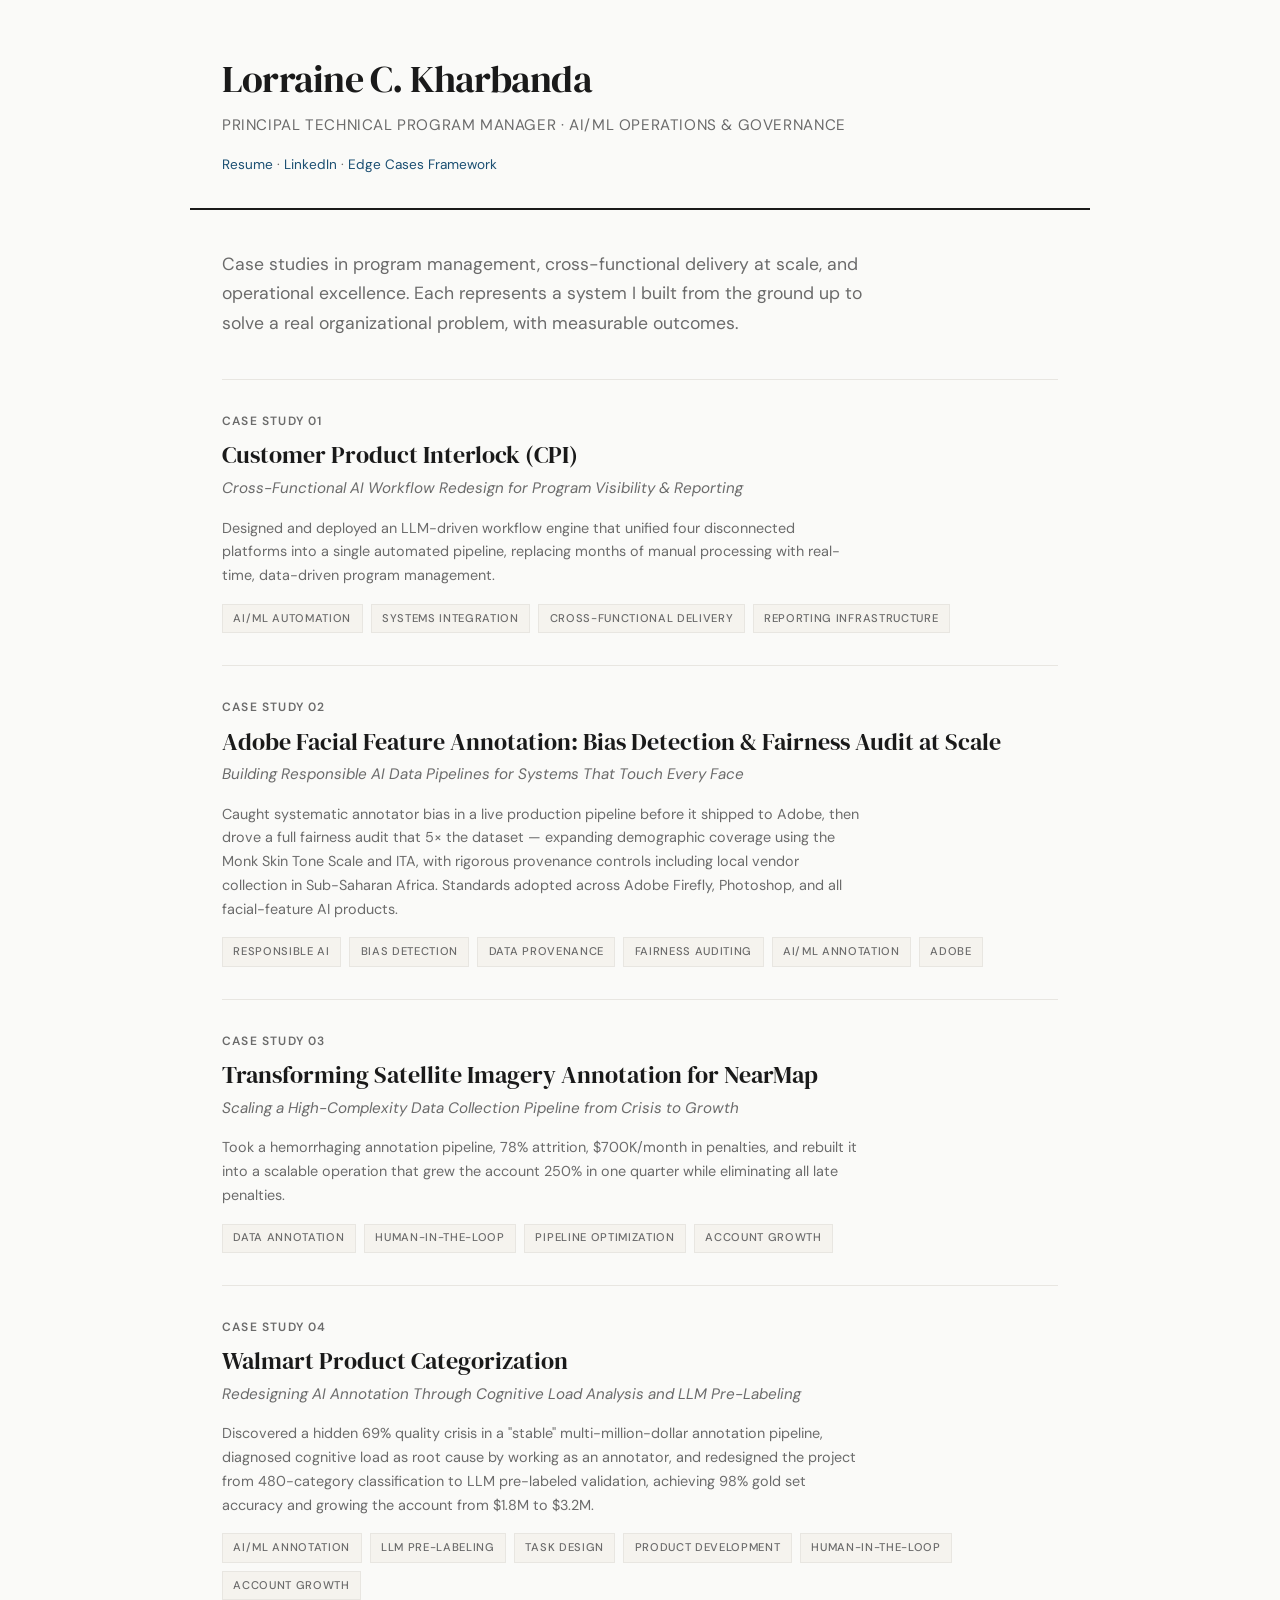
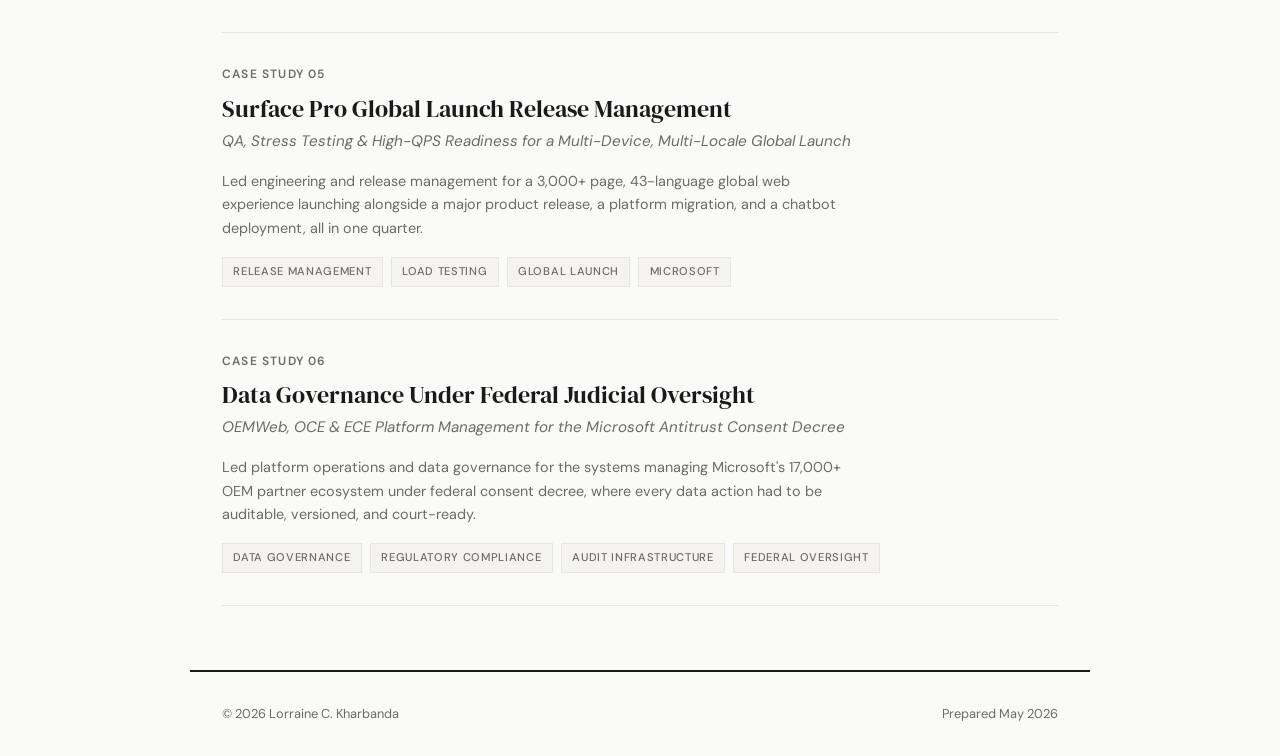
<file: index.html>
<!DOCTYPE html>
<html lang="en">
<head>
    <meta charset="UTF-8">
    <meta name="viewport" content="width=device-width, initial-scale=1.0">
    <title>Case Studies | Lorraine C. Kharbanda</title>
    <meta name="description" content="Case studies in program management, cross-functional delivery at scale, and operational excellence by Lorraine C. Kharbanda.">
    <link rel="preconnect" href="https://fonts.googleapis.com">
    <link rel="preconnect" href="https://fonts.gstatic.com" crossorigin>
    <link href="https://fonts.googleapis.com/css2?family=DM+Sans:ital,opsz,wght@0,9..40,300;0,9..40,400;0,9..40,500;0,9..40,600;0,9..40,700;1,9..40,400&family=DM+Serif+Display&display=swap" rel="stylesheet">
    <style>
        *, *::before, *::after { margin: 0; padding: 0; box-sizing: border-box; }
        :root {
            --ink: #1a1a1a;
            --paper: #fafaf8;
            --mid: #6b6b6b;
            --light: #e8e6e1;
            --accent: #1B4F72;
            --accent-light: #2471a3;
            --warm: #f5f3ee;
        }
        body {
            font-family: 'DM Sans', sans-serif;
            background: var(--paper);
            color: var(--ink);
            line-height: 1.6;
            -webkit-font-smoothing: antialiased;
        }
        .site-header {
            padding: 3rem 2rem 2rem;
            max-width: 900px;
            margin: 0 auto;
            border-bottom: 2px solid var(--ink);
        }
        .site-header h1 {
            font-family: 'DM Serif Display', serif;
            font-size: 2.4rem;
            font-weight: 400;
            letter-spacing: -0.02em;
            color: var(--ink);
            margin-bottom: 0.25rem;
        }
        .site-header .subtitle {
            font-size: 0.95rem;
            color: var(--mid);
            font-weight: 400;
            letter-spacing: 0.04em;
            text-transform: uppercase;
        }
        .site-header .contact {
            margin-top: 1rem;
            font-size: 0.85rem;
            color: var(--mid);
        }
        .site-header .contact a {
            color: var(--accent);
            text-decoration: none;
        }
        .site-header .contact a:hover {
            text-decoration: underline;
        }
        .intro {
            max-width: 900px;
            margin: 0 auto;
            padding: 2.5rem 2rem 1.5rem;
        }
        .intro p {
            font-size: 1.1rem;
            color: var(--mid);
            max-width: 680px;
            line-height: 1.7;
        }
        .case-studies-grid {
            max-width: 900px;
            margin: 0 auto;
            padding: 1rem 2rem 4rem;
            display: flex;
            flex-direction: column;
            gap: 0;
        }
        .case-study-card {
            display: block;
            text-decoration: none;
            color: inherit;
            padding: 2rem 0;
            border-bottom: 1px solid var(--light);
            transition: all 0.2s ease;
        }
        .case-study-card:first-child {
            border-top: 1px solid var(--light);
        }
        .case-study-card:hover {
            padding-left: 1rem;
        }
        .case-study-card:hover .card-title {
            color: var(--accent);
        }
        .card-number {
            font-size: 0.75rem;
            font-weight: 600;
            letter-spacing: 0.1em;
            text-transform: uppercase;
            color: var(--mid);
            margin-bottom: 0.5rem;
        }
        .card-title {
            font-family: 'DM Serif Display', serif;
            font-size: 1.5rem;
            font-weight: 400;
            line-height: 1.3;
            margin-bottom: 0.35rem;
            transition: color 0.2s ease;
        }
        .card-subtitle {
            font-size: 0.95rem;
            color: var(--mid);
            margin-bottom: 1rem;
            font-style: italic;
        }
        .card-description {
            font-size: 0.9rem;
            color: var(--mid);
            max-width: 640px;
            line-height: 1.65;
        }
        .card-tags {
            display: flex;
            flex-wrap: wrap;
            gap: 0.5rem;
            margin-top: 1rem;
        }
        .card-tag {
            font-size: 0.7rem;
            font-weight: 500;
            letter-spacing: 0.06em;
            text-transform: uppercase;
            padding: 0.3rem 0.65rem;
            background: var(--warm);
            border: 1px solid var(--light);
            color: var(--mid);
        }
        .site-footer {
            max-width: 900px;
            margin: 0 auto;
            padding: 2rem;
            border-top: 2px solid var(--ink);
            font-size: 0.8rem;
            color: var(--mid);
            display: flex;
            justify-content: space-between;
            align-items: center;
        }
        .site-footer a {
            color: var(--accent);
            text-decoration: none;
        }
        .site-footer a:hover {
            text-decoration: underline;
        }
        @media (max-width: 640px) {
            .site-header { padding: 2rem 1.25rem 1.5rem; }
            .site-header h1 { font-size: 1.8rem; }
            .intro { padding: 2rem 1.25rem 1rem; }
            .case-studies-grid { padding: 1rem 1.25rem 3rem; }
            .card-title { font-size: 1.25rem; }
            .site-footer { padding: 1.5rem 1.25rem; flex-direction: column; gap: 0.5rem; }
        }
    </style>
</head>
<body>
    <header class="site-header">
        <h1>Lorraine C. Kharbanda</h1>
        <div class="subtitle">Principal Technical Program Manager &middot; AI/ML Operations &amp; Governance</div>
        <div class="contact">
            <a href="resume.html">Resume</a> &middot;
            <a href="https://linkedin.com/in/lorraineckharbanda">LinkedIn</a> &middot;
            <a href="https://lorraineckharbanda.github.io/edge-cases/">Edge Cases Framework</a>
        </div>
    </header>
    <section class="intro">
        <p>Case studies in program management, cross-functional delivery at scale, and operational excellence. Each represents a system I built from the ground up to solve a real organizational problem, with measurable outcomes.</p>
    </section>
    <section class="case-studies-grid">
        <a href="cpi.html" class="case-study-card">
            <div class="card-number">Case Study 01</div>
            <div class="card-title">Customer Product Interlock (CPI)</div>
            <div class="card-subtitle">Cross-Functional AI Workflow Redesign for Program Visibility &amp; Reporting</div>
            <div class="card-description">Designed and deployed an LLM-driven workflow engine that unified four disconnected platforms into a single automated pipeline, replacing months of manual processing with real-time, data-driven program management.</div>
            <div class="card-tags">
                <span class="card-tag">AI/ML Automation</span>
                <span class="card-tag">Systems Integration</span>
                <span class="card-tag">Cross-Functional Delivery</span>
                <span class="card-tag">Reporting Infrastructure</span>
            </div>
        </a>
        <a href="adobe-fairness.html" class="case-study-card">
            <div class="card-number">Case Study 02</div>
            <div class="card-title">Adobe Facial Feature Annotation: Bias Detection &amp; Fairness Audit at Scale</div>
            <div class="card-subtitle">Building Responsible AI Data Pipelines for Systems That Touch Every Face</div>
            <div class="card-description">Caught systematic annotator bias in a live production pipeline before it shipped to Adobe, then drove a full fairness audit that 5&times; the dataset &mdash; expanding demographic coverage using the Monk Skin Tone Scale and ITA, with rigorous provenance controls including local vendor collection in Sub-Saharan Africa. Standards adopted across Adobe Firefly, Photoshop, and all facial-feature AI products.</div>
            <div class="card-tags">
                <span class="card-tag">Responsible AI</span>
                <span class="card-tag">Bias Detection</span>
                <span class="card-tag">Data Provenance</span>
                <span class="card-tag">Fairness Auditing</span>
                <span class="card-tag">AI/ML Annotation</span>
                <span class="card-tag">Adobe</span>
            </div>
        </a>
        <a href="nearmap.html" class="case-study-card">
            <div class="card-number">Case Study 03</div>
            <div class="card-title">Transforming Satellite Imagery Annotation for NearMap</div>
            <div class="card-subtitle">Scaling a High-Complexity Data Collection Pipeline from Crisis to Growth</div>
            <div class="card-description">Took a hemorrhaging annotation pipeline, 78% attrition, $700K/month in penalties, and rebuilt it into a scalable operation that grew the account 250% in one quarter while eliminating all late penalties.</div>
            <div class="card-tags">
                <span class="card-tag">Data Annotation</span>
                <span class="card-tag">Human-in-the-Loop</span>
                <span class="card-tag">Pipeline Optimization</span>
                <span class="card-tag">Account Growth</span>
            </div>
        </a>
        <a href="walmart.html" class="case-study-card">
            <div class="card-number">Case Study 04</div>
            <div class="card-title">Walmart Product Categorization</div>
            <div class="card-subtitle">Redesigning AI Annotation Through Cognitive Load Analysis and LLM Pre-Labeling</div>
            <div class="card-description">Discovered a hidden 69% quality crisis in a "stable" multi-million-dollar annotation pipeline, diagnosed cognitive load as root cause by working as an annotator, and redesigned the project from 480-category classification to LLM pre-labeled validation, achieving 98% gold set accuracy and growing the account from $1.8M to $3.2M.</div>
            <div class="card-tags">
                <span class="card-tag">AI/ML Annotation</span>
                <span class="card-tag">LLM Pre-Labeling</span>
                <span class="card-tag">Task Design</span>
                <span class="card-tag">Product Development</span>
                <span class="card-tag">Human-in-the-Loop</span>
                <span class="card-tag">Account Growth</span>
            </div>
        </a>
        <a href="surface.html" class="case-study-card">
            <div class="card-number">Case Study 05</div>
            <div class="card-title">Surface Pro Global Launch Release Management</div>
            <div class="card-subtitle">QA, Stress Testing &amp; High-QPS Readiness for a Multi-Device, Multi-Locale Global Launch</div>
            <div class="card-description">Led engineering and release management for a 3,000+ page, 43-language global web experience launching alongside a major product release, a platform migration, and a chatbot deployment, all in one quarter.</div>
            <div class="card-tags">
                <span class="card-tag">Release Management</span>
                <span class="card-tag">Load Testing</span>
                <span class="card-tag">Global Launch</span>
                <span class="card-tag">Microsoft</span>
            </div>
        </a>
        <a href="oemweb.html" class="case-study-card">
            <div class="card-number">Case Study 06</div>
            <div class="card-title">Data Governance Under Federal Judicial Oversight</div>
            <div class="card-subtitle">OEMWeb, OCE &amp; ECE Platform Management for the Microsoft Antitrust Consent Decree</div>
            <div class="card-description">Led platform operations and data governance for the systems managing Microsoft's 17,000+ OEM partner ecosystem under federal consent decree, where every data action had to be auditable, versioned, and court-ready.</div>
            <div class="card-tags">
                <span class="card-tag">Data Governance</span>
                <span class="card-tag">Regulatory Compliance</span>
                <span class="card-tag">Audit Infrastructure</span>
                <span class="card-tag">Federal Oversight</span>
            </div>
        </a>
    </section>
    <footer class="site-footer">
        <span>&copy; 2026 Lorraine C. Kharbanda</span>
        <span>Prepared May 2026</span>
    </footer>
</body>
</html>
</file>
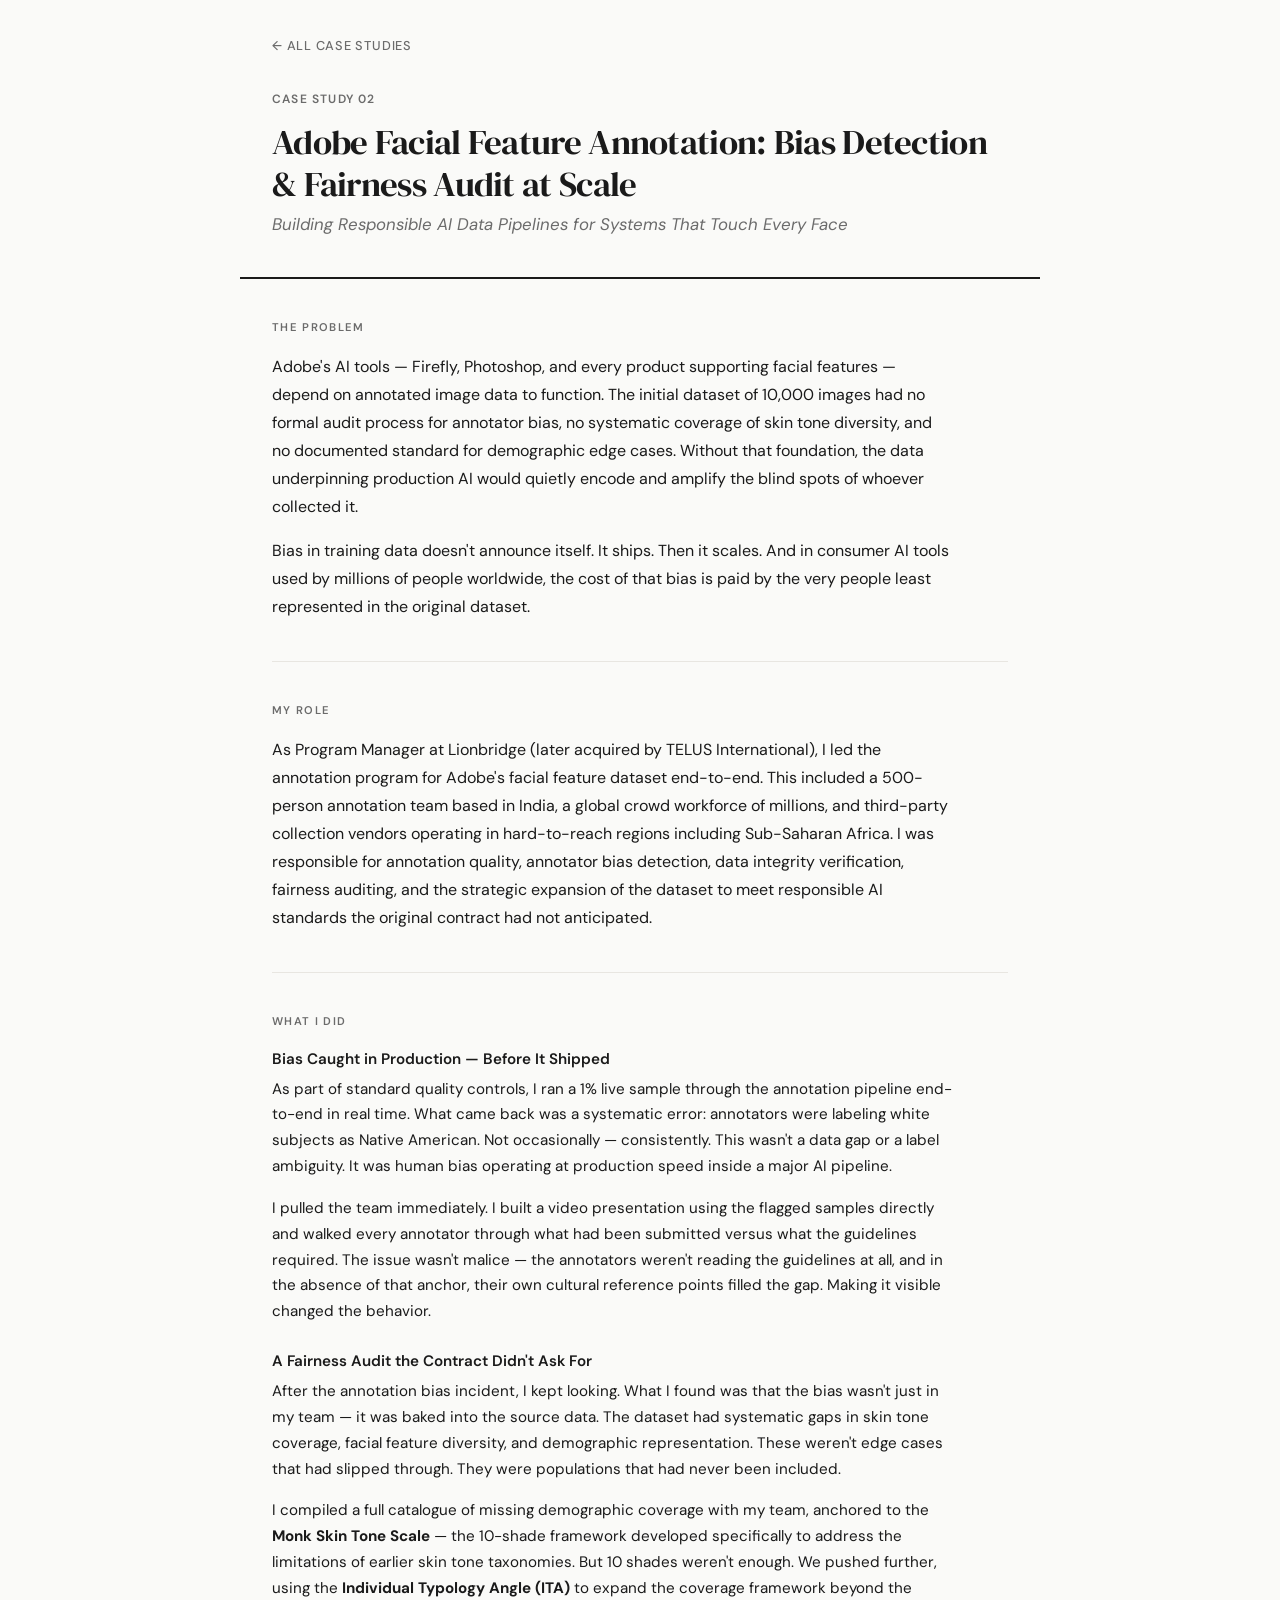
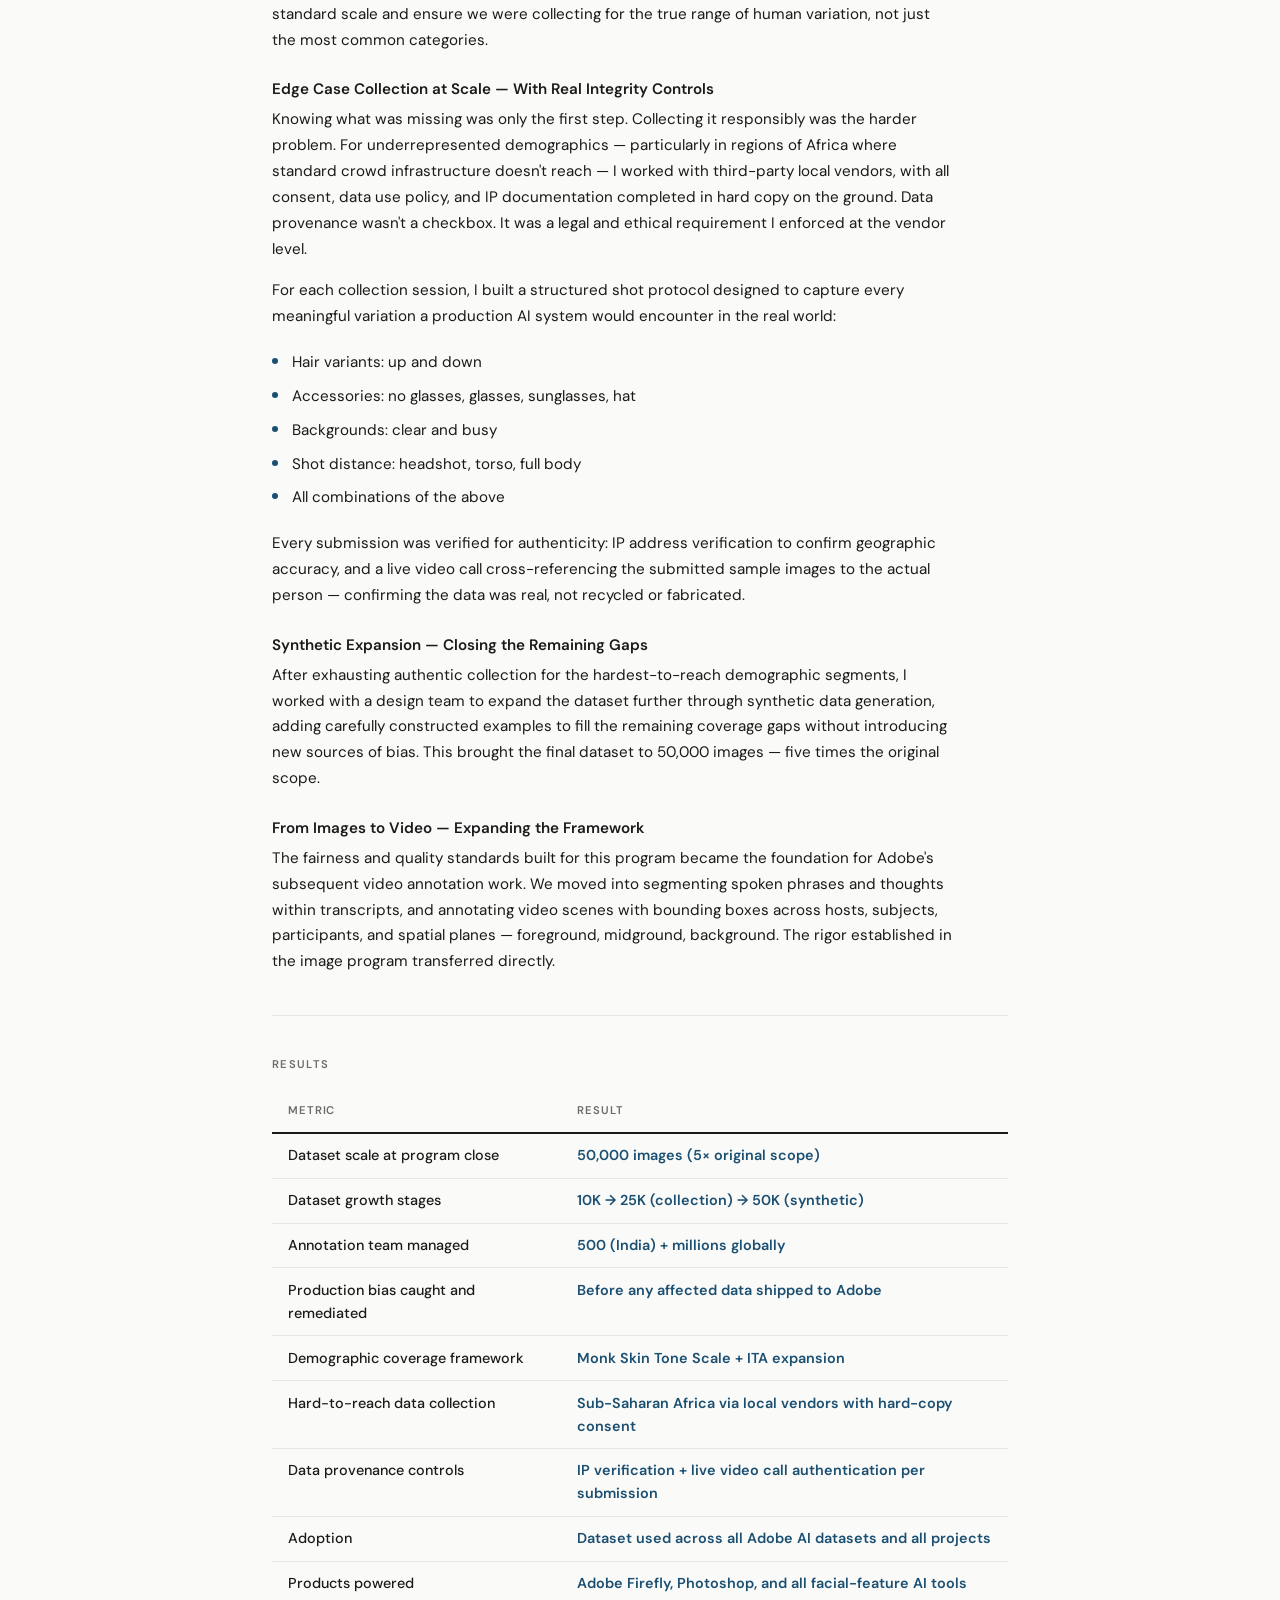
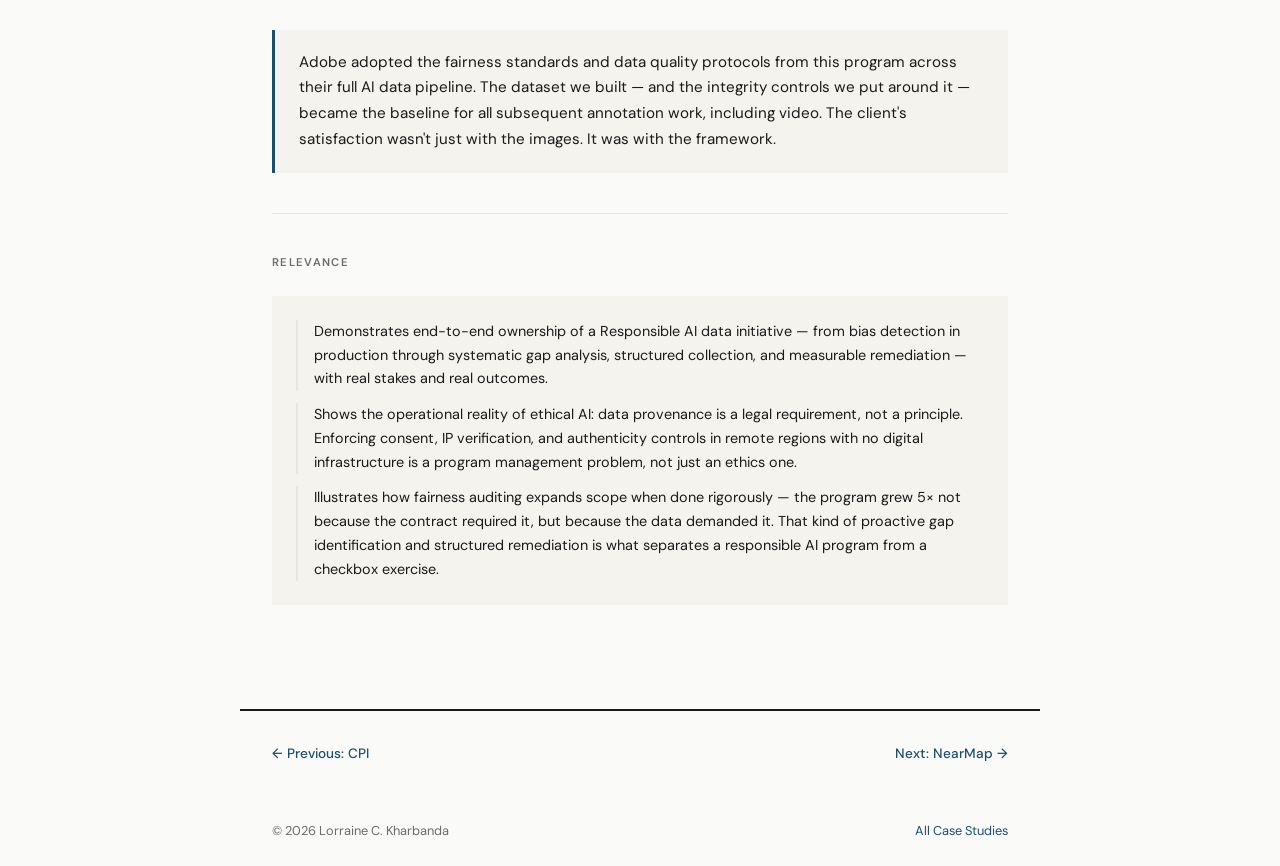
<file: adobe-fairness.html>
<!DOCTYPE html>
<html lang="en">
<head>
    <meta charset="UTF-8">
    <meta name="viewport" content="width=device-width, initial-scale=1.0">
    <title>Adobe Facial Feature Annotation: Bias Detection &amp; Fairness Audit | Lorraine C. Kharbanda</title>
    <meta name="description" content="Building responsible AI data pipelines through bias detection, fairness auditing, and demographic edge case collection at scale. Case study by Lorraine C. Kharbanda.">
    <link rel="preconnect" href="https://fonts.googleapis.com">
    <link rel="preconnect" href="https://fonts.gstatic.com" crossorigin>
    <link href="https://fonts.googleapis.com/css2?family=DM+Sans:ital,opsz,wght@0,9..40,300;0,9..40,400;0,9..40,500;0,9..40,600;0,9..40,700;1,9..40,400&family=DM+Serif+Display&display=swap" rel="stylesheet">
    <link rel="stylesheet" href="style.css">
</head>
<body>
    <nav class="back-nav"><a href="index.html">&larr; All Case Studies</a></nav>
    <header class="cs-header">
        <div class="cs-number">Case Study 02</div>
        <h1>Adobe Facial Feature Annotation: Bias Detection &amp; Fairness Audit at Scale</h1>
        <div class="cs-subtitle">Building Responsible AI Data Pipelines for Systems That Touch Every Face</div>
    </header>
    <main class="cs-body">
        <section class="cs-section">
            <div class="cs-section-label">The Problem</div>
            <p>Adobe's AI tools &mdash; Firefly, Photoshop, and every product supporting facial features &mdash; depend on annotated image data to function. The initial dataset of 10,000 images had no formal audit process for annotator bias, no systematic coverage of skin tone diversity, and no documented standard for demographic edge cases. Without that foundation, the data underpinning production AI would quietly encode and amplify the blind spots of whoever collected it.</p>
            <p>Bias in training data doesn't announce itself. It ships. Then it scales. And in consumer AI tools used by millions of people worldwide, the cost of that bias is paid by the very people least represented in the original dataset.</p>
        </section>
        <section class="cs-section">
            <div class="cs-section-label">My Role</div>
            <p>As Program Manager at Lionbridge (later acquired by TELUS International), I led the annotation program for Adobe's facial feature dataset end-to-end. This included a 500-person annotation team based in India, a global crowd workforce of millions, and third-party collection vendors operating in hard-to-reach regions including Sub-Saharan Africa. I was responsible for annotation quality, annotator bias detection, data integrity verification, fairness auditing, and the strategic expansion of the dataset to meet responsible AI standards the original contract had not anticipated.</p>
        </section>
        <section class="cs-section">
            <div class="cs-section-label">What I Did</div>
            <div class="built-item">
                <div class="built-item-title">Bias Caught in Production &mdash; Before It Shipped</div>
                <p>As part of standard quality controls, I ran a 1% live sample through the annotation pipeline end-to-end in real time. What came back was a systematic error: annotators were labeling white subjects as Native American. Not occasionally &mdash; consistently. This wasn't a data gap or a label ambiguity. It was human bias operating at production speed inside a major AI pipeline.</p>
                <p>I pulled the team immediately. I built a video presentation using the flagged samples directly and walked every annotator through what had been submitted versus what the guidelines required. The issue wasn't malice &mdash; the annotators weren't reading the guidelines at all, and in the absence of that anchor, their own cultural reference points filled the gap. Making it visible changed the behavior.</p>
            </div>
            <div class="built-item">
                <div class="built-item-title">A Fairness Audit the Contract Didn't Ask For</div>
                <p>After the annotation bias incident, I kept looking. What I found was that the bias wasn't just in my team &mdash; it was baked into the source data. The dataset had systematic gaps in skin tone coverage, facial feature diversity, and demographic representation. These weren't edge cases that had slipped through. They were populations that had never been included.</p>
                <p>I compiled a full catalogue of missing demographic coverage with my team, anchored to the <strong>Monk Skin Tone Scale</strong> &mdash; the 10-shade framework developed specifically to address the limitations of earlier skin tone taxonomies. But 10 shades weren't enough. We pushed further, using the <strong>Individual Typology Angle (ITA)</strong> to expand the coverage framework beyond the standard scale and ensure we were collecting for the true range of human variation, not just the most common categories.</p>
            </div>
            <div class="built-item">
                <div class="built-item-title">Edge Case Collection at Scale &mdash; With Real Integrity Controls</div>
                <p>Knowing what was missing was only the first step. Collecting it responsibly was the harder problem. For underrepresented demographics &mdash; particularly in regions of Africa where standard crowd infrastructure doesn't reach &mdash; I worked with third-party local vendors, with all consent, data use policy, and IP documentation completed in hard copy on the ground. Data provenance wasn't a checkbox. It was a legal and ethical requirement I enforced at the vendor level.</p>
                <p>For each collection session, I built a structured shot protocol designed to capture every meaningful variation a production AI system would encounter in the real world:</p>
                <ul>
                    <li>Hair variants: up and down</li>
                    <li>Accessories: no glasses, glasses, sunglasses, hat</li>
                    <li>Backgrounds: clear and busy</li>
                    <li>Shot distance: headshot, torso, full body</li>
                    <li>All combinations of the above</li>
                </ul>
                <p>Every submission was verified for authenticity: IP address verification to confirm geographic accuracy, and a live video call cross-referencing the submitted sample images to the actual person &mdash; confirming the data was real, not recycled or fabricated.</p>
            </div>
            <div class="built-item">
                <div class="built-item-title">Synthetic Expansion &mdash; Closing the Remaining Gaps</div>
                <p>After exhausting authentic collection for the hardest-to-reach demographic segments, I worked with a design team to expand the dataset further through synthetic data generation, adding carefully constructed examples to fill the remaining coverage gaps without introducing new sources of bias. This brought the final dataset to 50,000 images &mdash; five times the original scope.</p>
            </div>
            <div class="built-item">
                <div class="built-item-title">From Images to Video &mdash; Expanding the Framework</div>
                <p>The fairness and quality standards built for this program became the foundation for Adobe's subsequent video annotation work. We moved into segmenting spoken phrases and thoughts within transcripts, and annotating video scenes with bounding boxes across hosts, subjects, participants, and spatial planes &mdash; foreground, midground, background. The rigor established in the image program transferred directly.</p>
            </div>
        </section>
        <section class="cs-section">
            <div class="cs-section-label">Results</div>
            <table class="results-table">
                <thead>
                    <tr>
                        <th>Metric</th>
                        <th>Result</th>
                    </tr>
                </thead>
                <tbody>
                    <tr><td class="metric-name">Dataset scale at program close</td><td class="metric-value">50,000 images (5&times; original scope)</td></tr>
                    <tr><td class="metric-name">Dataset growth stages</td><td class="metric-value">10K &rarr; 25K (collection) &rarr; 50K (synthetic)</td></tr>
                    <tr><td class="metric-name">Annotation team managed</td><td class="metric-value">500 (India) + millions globally</td></tr>
                    <tr><td class="metric-name">Production bias caught and remediated</td><td class="metric-value">Before any affected data shipped to Adobe</td></tr>
                    <tr><td class="metric-name">Demographic coverage framework</td><td class="metric-value">Monk Skin Tone Scale + ITA expansion</td></tr>
                    <tr><td class="metric-name">Hard-to-reach data collection</td><td class="metric-value">Sub-Saharan Africa via local vendors with hard-copy consent</td></tr>
                    <tr><td class="metric-name">Data provenance controls</td><td class="metric-value">IP verification + live video call authentication per submission</td></tr>
                    <tr><td class="metric-name">Adoption</td><td class="metric-value">Dataset used across all Adobe AI datasets and all projects</td></tr>
                    <tr><td class="metric-name">Products powered</td><td class="metric-value">Adobe Firefly, Photoshop, and all facial-feature AI tools</td></tr>
                </tbody>
            </table>
            <div class="qualitative">
                <p>Adobe adopted the fairness standards and data quality protocols from this program across their full AI data pipeline. The dataset we built &mdash; and the integrity controls we put around it &mdash; became the baseline for all subsequent annotation work, including video. The client's satisfaction wasn't just with the images. It was with the framework.</p>
            </div>
        </section>
        <section class="cs-section">
            <div class="cs-section-label">Relevance</div>
            <div class="relevance-box">
                <div class="relevance-item">Demonstrates end-to-end ownership of a Responsible AI data initiative &mdash; from bias detection in production through systematic gap analysis, structured collection, and measurable remediation &mdash; with real stakes and real outcomes.</div>
                <div class="relevance-item">Shows the operational reality of ethical AI: data provenance is a legal requirement, not a principle. Enforcing consent, IP verification, and authenticity controls in remote regions with no digital infrastructure is a program management problem, not just an ethics one.</div>
                <div class="relevance-item">Illustrates how fairness auditing expands scope when done rigorously &mdash; the program grew 5&times; not because the contract required it, but because the data demanded it. That kind of proactive gap identification and structured remediation is what separates a responsible AI program from a checkbox exercise.</div>
            </div>
        </section>
    </main>
    <nav class="cs-nav">
        <a href="cpi.html">&larr; Previous: CPI</a>
        <a href="nearmap.html">Next: NearMap &rarr;</a>
    </nav>
    <footer class="site-footer">
        <span>&copy; 2026 Lorraine C. Kharbanda</span>
        <a href="index.html">All Case Studies</a>
    </footer>
</body>
</html>
</file>
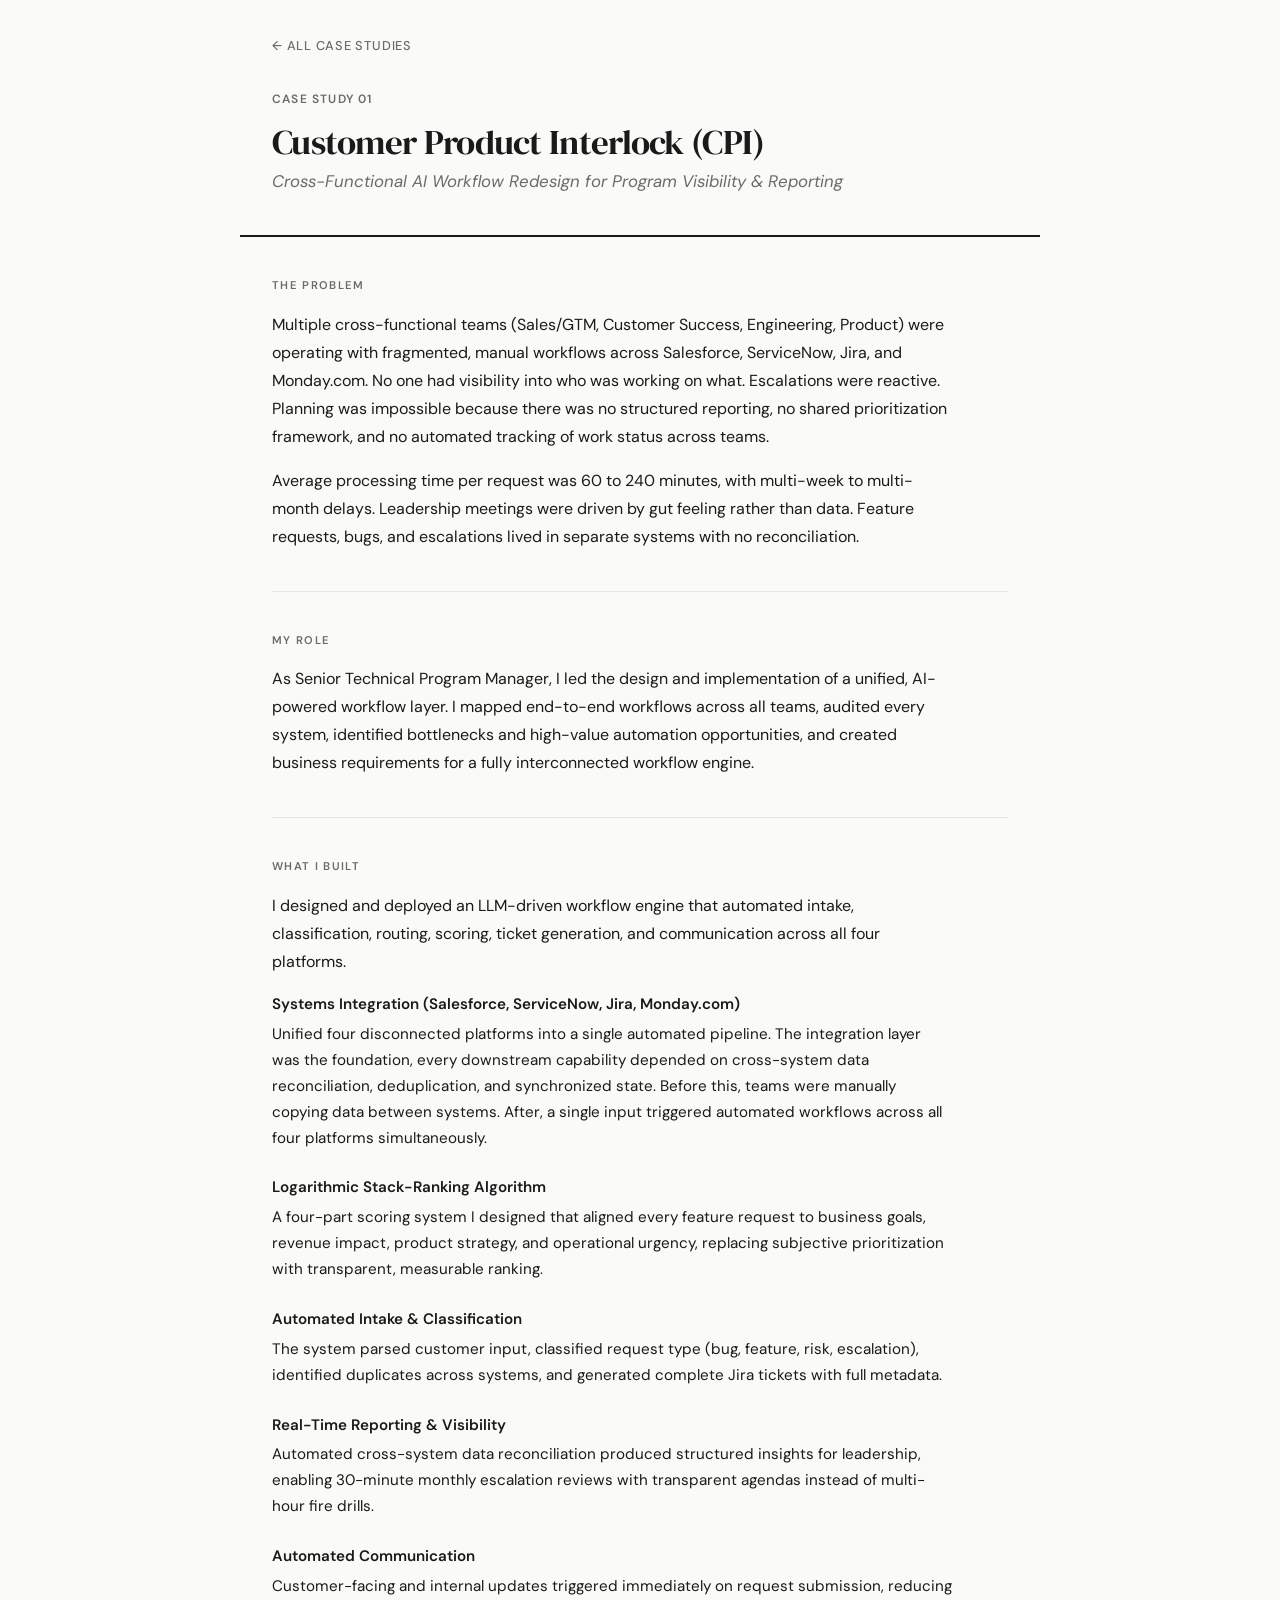
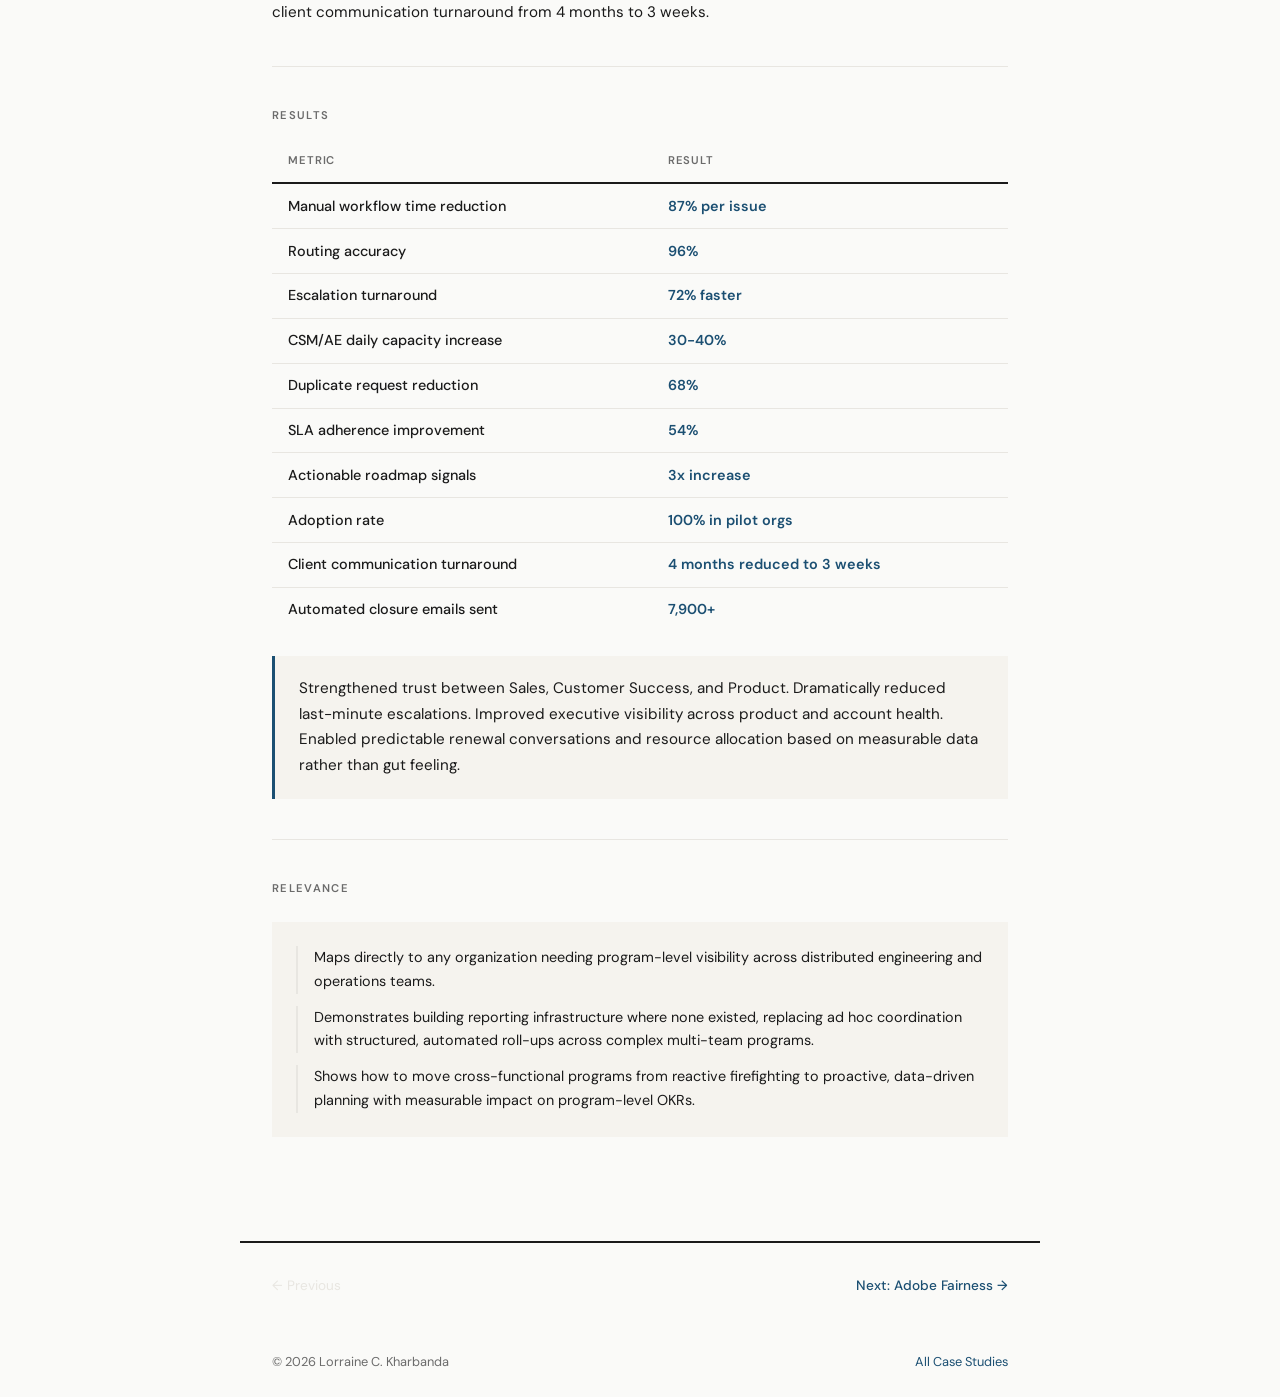
<file: cpi.html>
<!DOCTYPE html>
<html lang="en">
<head>
    <meta charset="UTF-8">
    <meta name="viewport" content="width=device-width, initial-scale=1.0">
    <title>Customer Product Interlock (CPI) | Lorraine C. Kharbanda</title>
    <meta name="description" content="Cross-functional AI workflow redesign for program visibility and reporting. Case study by Lorraine C. Kharbanda.">
    <link rel="preconnect" href="https://fonts.googleapis.com">
    <link rel="preconnect" href="https://fonts.gstatic.com" crossorigin>
    <link href="https://fonts.googleapis.com/css2?family=DM+Sans:ital,opsz,wght@0,9..40,300;0,9..40,400;0,9..40,500;0,9..40,600;0,9..40,700;1,9..40,400&family=DM+Serif+Display&display=swap" rel="stylesheet">
    <link rel="stylesheet" href="style.css">
</head>
<body>
    <nav class="back-nav"><a href="index.html">&larr; All Case Studies</a></nav>

    <header class="cs-header">
        <div class="cs-number">Case Study 01</div>
        <h1>Customer Product Interlock (CPI)</h1>
        <div class="cs-subtitle">Cross-Functional AI Workflow Redesign for Program Visibility &amp; Reporting</div>
    </header>

    <main class="cs-body">
        <section class="cs-section">
            <div class="cs-section-label">The Problem</div>
            <p>Multiple cross-functional teams (Sales/GTM, Customer Success, Engineering, Product) were operating with fragmented, manual workflows across Salesforce, ServiceNow, Jira, and Monday.com. No one had visibility into who was working on what. Escalations were reactive. Planning was impossible because there was no structured reporting, no shared prioritization framework, and no automated tracking of work status across teams.</p>
            <p>Average processing time per request was 60 to 240 minutes, with multi-week to multi-month delays. Leadership meetings were driven by gut feeling rather than data. Feature requests, bugs, and escalations lived in separate systems with no reconciliation.</p>
        </section>

        <section class="cs-section">
            <div class="cs-section-label">My Role</div>
            <p>As Senior Technical Program Manager, I led the design and implementation of a unified, AI-powered workflow layer. I mapped end-to-end workflows across all teams, audited every system, identified bottlenecks and high-value automation opportunities, and created business requirements for a fully interconnected workflow engine.</p>
        </section>

        <section class="cs-section">
            <div class="cs-section-label">What I Built</div>
            <p>I designed and deployed an LLM-driven workflow engine that automated intake, classification, routing, scoring, ticket generation, and communication across all four platforms.</p>

            <div class="built-item">
                <div class="built-item-title">Systems Integration (Salesforce, ServiceNow, Jira, Monday.com)</div>
                <p>Unified four disconnected platforms into a single automated pipeline. The integration layer was the foundation, every downstream capability depended on cross-system data reconciliation, deduplication, and synchronized state. Before this, teams were manually copying data between systems. After, a single input triggered automated workflows across all four platforms simultaneously.</p>
            </div>

            <div class="built-item">
                <div class="built-item-title">Logarithmic Stack-Ranking Algorithm</div>
                <p>A four-part scoring system I designed that aligned every feature request to business goals, revenue impact, product strategy, and operational urgency, replacing subjective prioritization with transparent, measurable ranking.</p>
            </div>

            <div class="built-item">
                <div class="built-item-title">Automated Intake &amp; Classification</div>
                <p>The system parsed customer input, classified request type (bug, feature, risk, escalation), identified duplicates across systems, and generated complete Jira tickets with full metadata.</p>
            </div>

            <div class="built-item">
                <div class="built-item-title">Real-Time Reporting &amp; Visibility</div>
                <p>Automated cross-system data reconciliation produced structured insights for leadership, enabling 30-minute monthly escalation reviews with transparent agendas instead of multi-hour fire drills.</p>
            </div>

            <div class="built-item">
                <div class="built-item-title">Automated Communication</div>
                <p>Customer-facing and internal updates triggered immediately on request submission, reducing client communication turnaround from 4 months to 3 weeks.</p>
            </div>
        </section>

        <section class="cs-section">
            <div class="cs-section-label">Results</div>
            <table class="results-table">
                <thead>
                    <tr>
                        <th>Metric</th>
                        <th>Result</th>
                    </tr>
                </thead>
                <tbody>
                    <tr><td class="metric-name">Manual workflow time reduction</td><td class="metric-value">87% per issue</td></tr>
                    <tr><td class="metric-name">Routing accuracy</td><td class="metric-value">96%</td></tr>
                    <tr><td class="metric-name">Escalation turnaround</td><td class="metric-value">72% faster</td></tr>
                    <tr><td class="metric-name">CSM/AE daily capacity increase</td><td class="metric-value">30-40%</td></tr>
                    <tr><td class="metric-name">Duplicate request reduction</td><td class="metric-value">68%</td></tr>
                    <tr><td class="metric-name">SLA adherence improvement</td><td class="metric-value">54%</td></tr>
                    <tr><td class="metric-name">Actionable roadmap signals</td><td class="metric-value">3x increase</td></tr>
                    <tr><td class="metric-name">Adoption rate</td><td class="metric-value">100% in pilot orgs</td></tr>
                    <tr><td class="metric-name">Client communication turnaround</td><td class="metric-value">4 months reduced to 3 weeks</td></tr>
                    <tr><td class="metric-name">Automated closure emails sent</td><td class="metric-value">7,900+</td></tr>
                </tbody>
            </table>

            <div class="qualitative">
                <p>Strengthened trust between Sales, Customer Success, and Product. Dramatically reduced last-minute escalations. Improved executive visibility across product and account health. Enabled predictable renewal conversations and resource allocation based on measurable data rather than gut feeling.</p>
            </div>
        </section>

        <section class="cs-section">
            <div class="cs-section-label">Relevance</div>
            <div class="relevance-box">
                <div class="relevance-item">Maps directly to any organization needing program-level visibility across distributed engineering and operations teams.</div>
                <div class="relevance-item">Demonstrates building reporting infrastructure where none existed, replacing ad hoc coordination with structured, automated roll-ups across complex multi-team programs.</div>
                <div class="relevance-item">Shows how to move cross-functional programs from reactive firefighting to proactive, data-driven planning with measurable impact on program-level OKRs.</div>
            </div>
        </section>
    </main>

    <nav class="cs-nav">
        <span class="nav-disabled">&larr; Previous</span>
        <a href="adobe-fairness.html">Next: Adobe Fairness &rarr;</a>
    </nav>

    <footer class="site-footer">
        <span>&copy; 2026 Lorraine C. Kharbanda</span>
        <a href="index.html">All Case Studies</a>
    </footer>
</body>
</html>
</file>
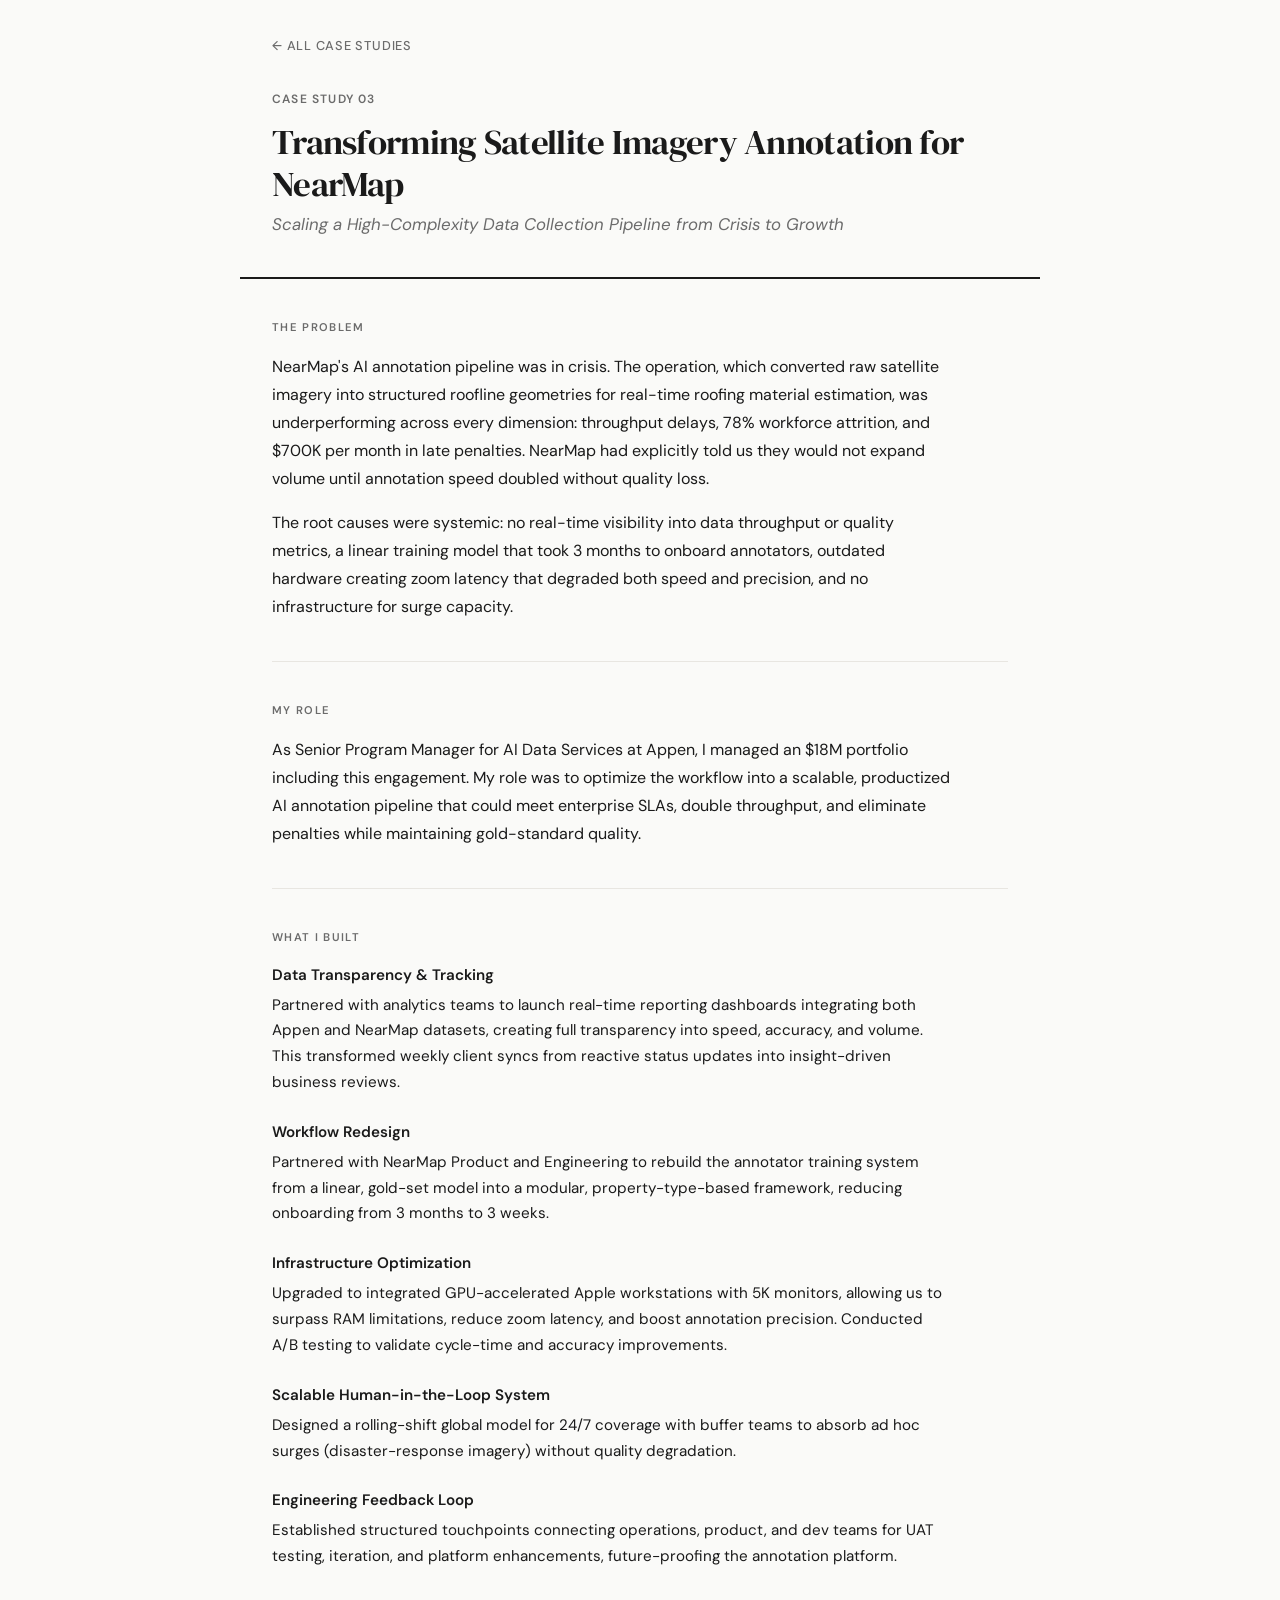
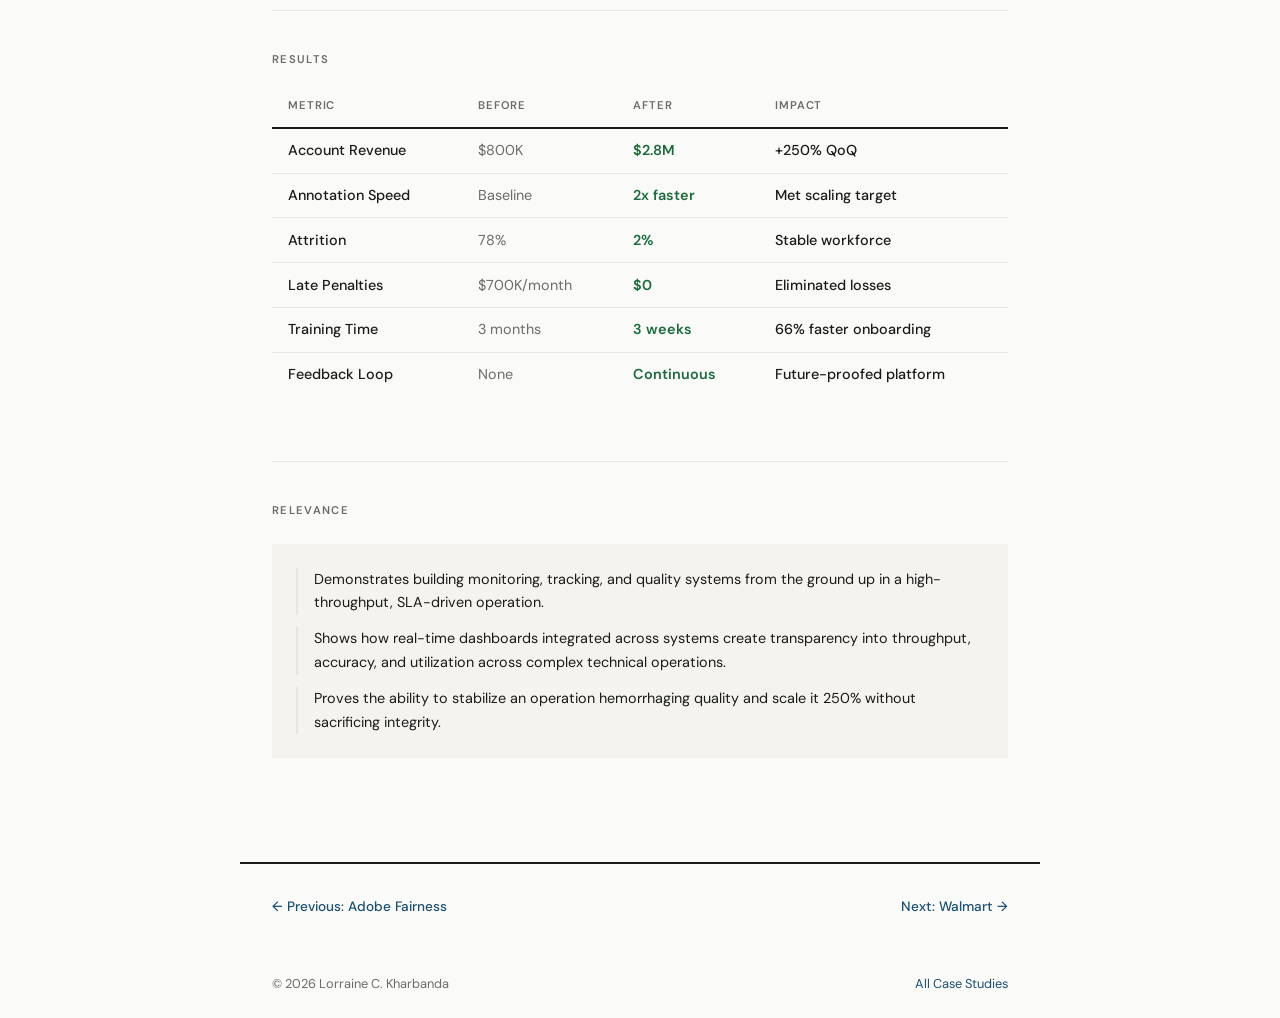
<file: nearmap.html>
<!DOCTYPE html>
<html lang="en">
<head>
    <meta charset="UTF-8">
    <meta name="viewport" content="width=device-width, initial-scale=1.0">
    <title>NearMap Satellite Imagery Annotation | Lorraine C. Kharbanda</title>
    <meta name="description" content="Scaling a high-complexity data collection pipeline from crisis to 250% growth. Case study by Lorraine C. Kharbanda.">
    <link rel="preconnect" href="https://fonts.googleapis.com">
    <link rel="preconnect" href="https://fonts.gstatic.com" crossorigin>
    <link href="https://fonts.googleapis.com/css2?family=DM+Sans:ital,opsz,wght@0,9..40,300;0,9..40,400;0,9..40,500;0,9..40,600;0,9..40,700;1,9..40,400&family=DM+Serif+Display&display=swap" rel="stylesheet">
    <link rel="stylesheet" href="style.css">
</head>
<body>
    <nav class="back-nav"><a href="index.html">&larr; All Case Studies</a></nav>

    <header class="cs-header">
        <div class="cs-number">Case Study 03</div>
        <h1>Transforming Satellite Imagery Annotation for NearMap</h1>
        <div class="cs-subtitle">Scaling a High-Complexity Data Collection Pipeline from Crisis to Growth</div>
    </header>

    <main class="cs-body">
        <section class="cs-section">
            <div class="cs-section-label">The Problem</div>
            <p>NearMap's AI annotation pipeline was in crisis. The operation, which converted raw satellite imagery into structured roofline geometries for real-time roofing material estimation, was underperforming across every dimension: throughput delays, 78% workforce attrition, and $700K per month in late penalties. NearMap had explicitly told us they would not expand volume until annotation speed doubled without quality loss.</p>
            <p>The root causes were systemic: no real-time visibility into data throughput or quality metrics, a linear training model that took 3 months to onboard annotators, outdated hardware creating zoom latency that degraded both speed and precision, and no infrastructure for surge capacity.</p>
        </section>

        <section class="cs-section">
            <div class="cs-section-label">My Role</div>
            <p>As Senior Program Manager for AI Data Services at Appen, I managed an $18M portfolio including this engagement. My role was to optimize the workflow into a scalable, productized AI annotation pipeline that could meet enterprise SLAs, double throughput, and eliminate penalties while maintaining gold-standard quality.</p>
        </section>

        <section class="cs-section">
            <div class="cs-section-label">What I Built</div>

            <div class="built-item">
                <div class="built-item-title">Data Transparency &amp; Tracking</div>
                <p>Partnered with analytics teams to launch real-time reporting dashboards integrating both Appen and NearMap datasets, creating full transparency into speed, accuracy, and volume. This transformed weekly client syncs from reactive status updates into insight-driven business reviews.</p>
            </div>

            <div class="built-item">
                <div class="built-item-title">Workflow Redesign</div>
                <p>Partnered with NearMap Product and Engineering to rebuild the annotator training system from a linear, gold-set model into a modular, property-type-based framework, reducing onboarding from 3 months to 3 weeks.</p>
            </div>

            <div class="built-item">
                <div class="built-item-title">Infrastructure Optimization</div>
                <p>Upgraded to integrated GPU-accelerated Apple workstations with 5K monitors, allowing us to surpass RAM limitations, reduce zoom latency, and boost annotation precision. Conducted A/B testing to validate cycle-time and accuracy improvements.</p>
            </div>

            <div class="built-item">
                <div class="built-item-title">Scalable Human-in-the-Loop System</div>
                <p>Designed a rolling-shift global model for 24/7 coverage with buffer teams to absorb ad hoc surges (disaster-response imagery) without quality degradation.</p>
            </div>

            <div class="built-item">
                <div class="built-item-title">Engineering Feedback Loop</div>
                <p>Established structured touchpoints connecting operations, product, and dev teams for UAT testing, iteration, and platform enhancements, future-proofing the annotation platform.</p>
            </div>
        </section>

        <section class="cs-section">
            <div class="cs-section-label">Results</div>
            <table class="results-table">
                <thead>
                    <tr>
                        <th>Metric</th>
                        <th>Before</th>
                        <th>After</th>
                        <th>Impact</th>
                    </tr>
                </thead>
                <tbody>
                    <tr>
                        <td class="metric-name">Account Revenue</td>
                        <td class="metric-before">$800K</td>
                        <td class="metric-after">$2.8M</td>
                        <td class="metric-impact">+250% QoQ</td>
                    </tr>
                    <tr>
                        <td class="metric-name">Annotation Speed</td>
                        <td class="metric-before">Baseline</td>
                        <td class="metric-after">2x faster</td>
                        <td class="metric-impact">Met scaling target</td>
                    </tr>
                    <tr>
                        <td class="metric-name">Attrition</td>
                        <td class="metric-before">78%</td>
                        <td class="metric-after">2%</td>
                        <td class="metric-impact">Stable workforce</td>
                    </tr>
                    <tr>
                        <td class="metric-name">Late Penalties</td>
                        <td class="metric-before">$700K/month</td>
                        <td class="metric-after">$0</td>
                        <td class="metric-impact">Eliminated losses</td>
                    </tr>
                    <tr>
                        <td class="metric-name">Training Time</td>
                        <td class="metric-before">3 months</td>
                        <td class="metric-after">3 weeks</td>
                        <td class="metric-impact">66% faster onboarding</td>
                    </tr>
                    <tr>
                        <td class="metric-name">Feedback Loop</td>
                        <td class="metric-before">None</td>
                        <td class="metric-after">Continuous</td>
                        <td class="metric-impact">Future-proofed platform</td>
                    </tr>
                </tbody>
            </table>
        </section>

        <section class="cs-section">
            <div class="cs-section-label">Relevance</div>
            <div class="relevance-box">
                <div class="relevance-item">Demonstrates building monitoring, tracking, and quality systems from the ground up in a high-throughput, SLA-driven operation.</div>
                <div class="relevance-item">Shows how real-time dashboards integrated across systems create transparency into throughput, accuracy, and utilization across complex technical operations.</div>
                <div class="relevance-item">Proves the ability to stabilize an operation hemorrhaging quality and scale it 250% without sacrificing integrity.</div>
            </div>
        </section>
    </main>

    <nav class="cs-nav">
        <a href="adobe-fairness.html">&larr; Previous: Adobe Fairness</a>
        <a href="walmart.html">Next: Walmart &rarr;</a>
    </nav>

    <footer class="site-footer">
        <span>&copy; 2026 Lorraine C. Kharbanda</span>
        <a href="index.html">All Case Studies</a>
    </footer>
</body>
</html>
</file>
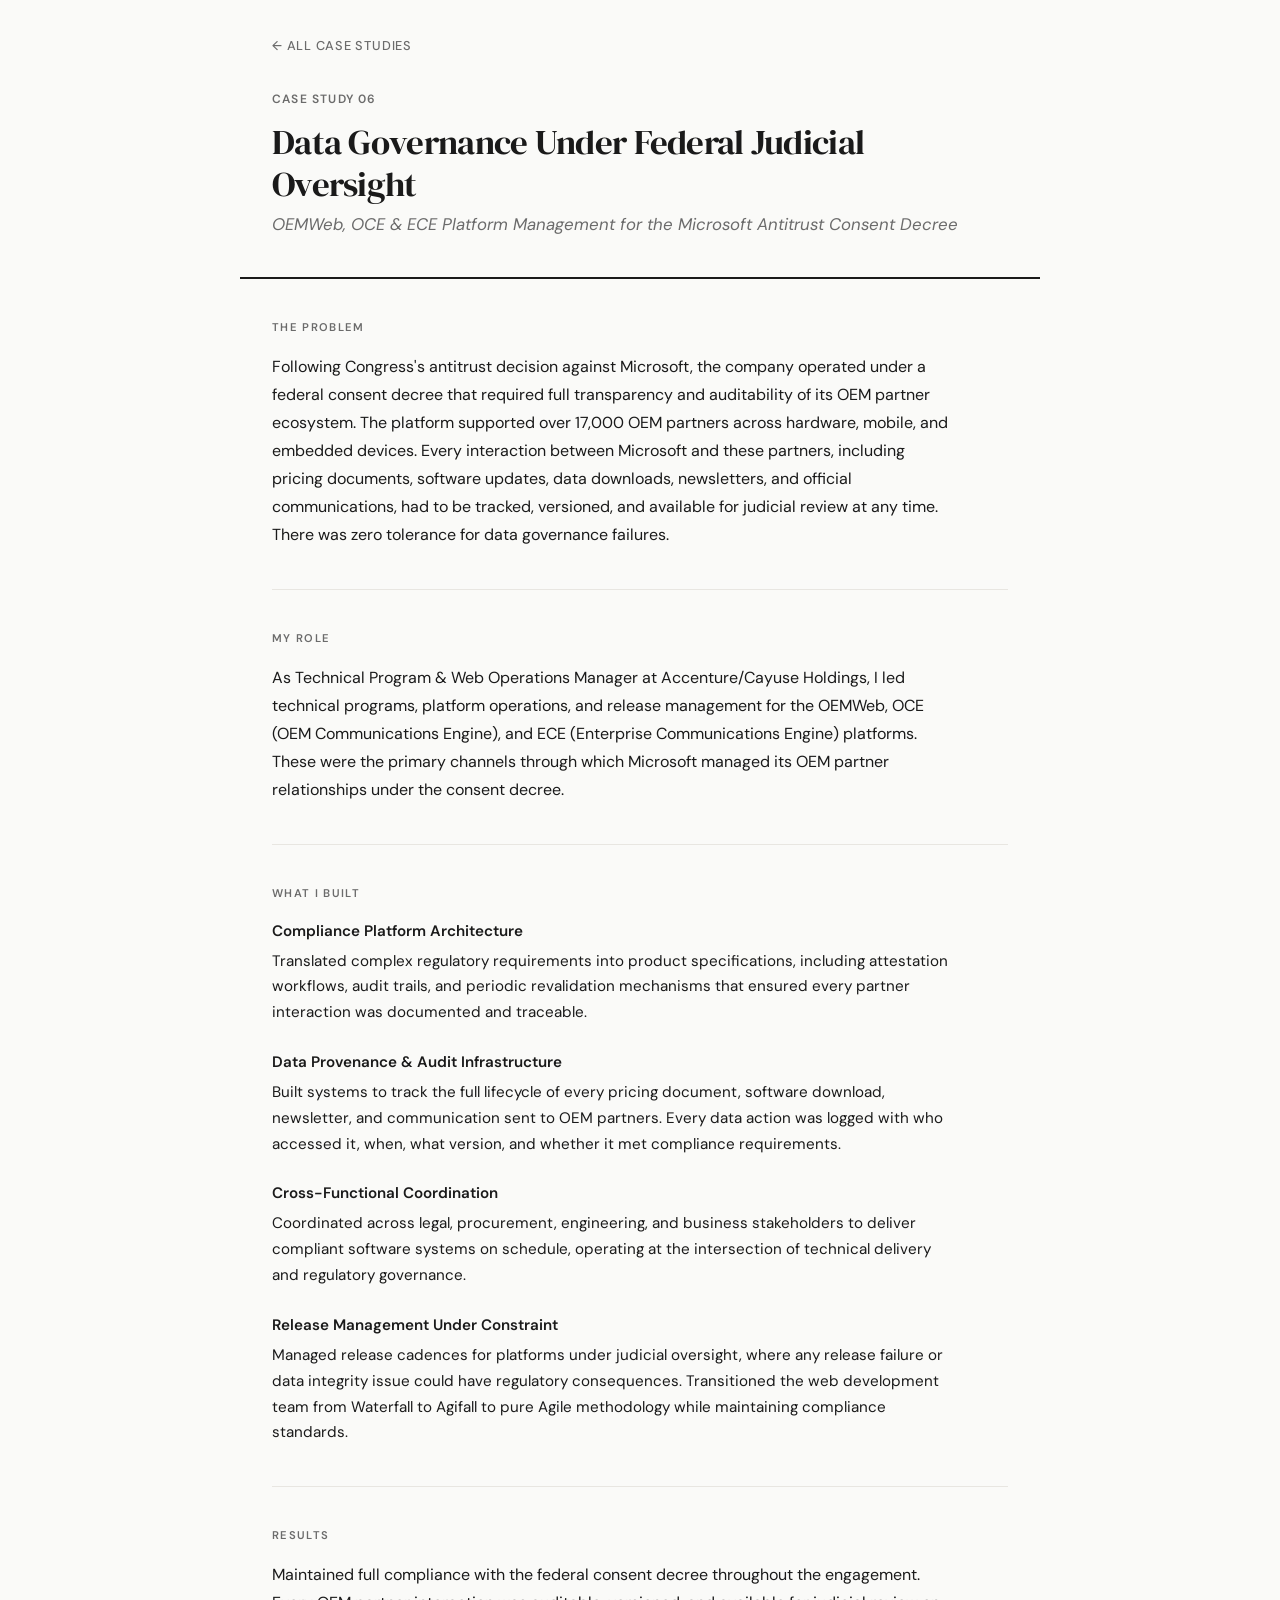
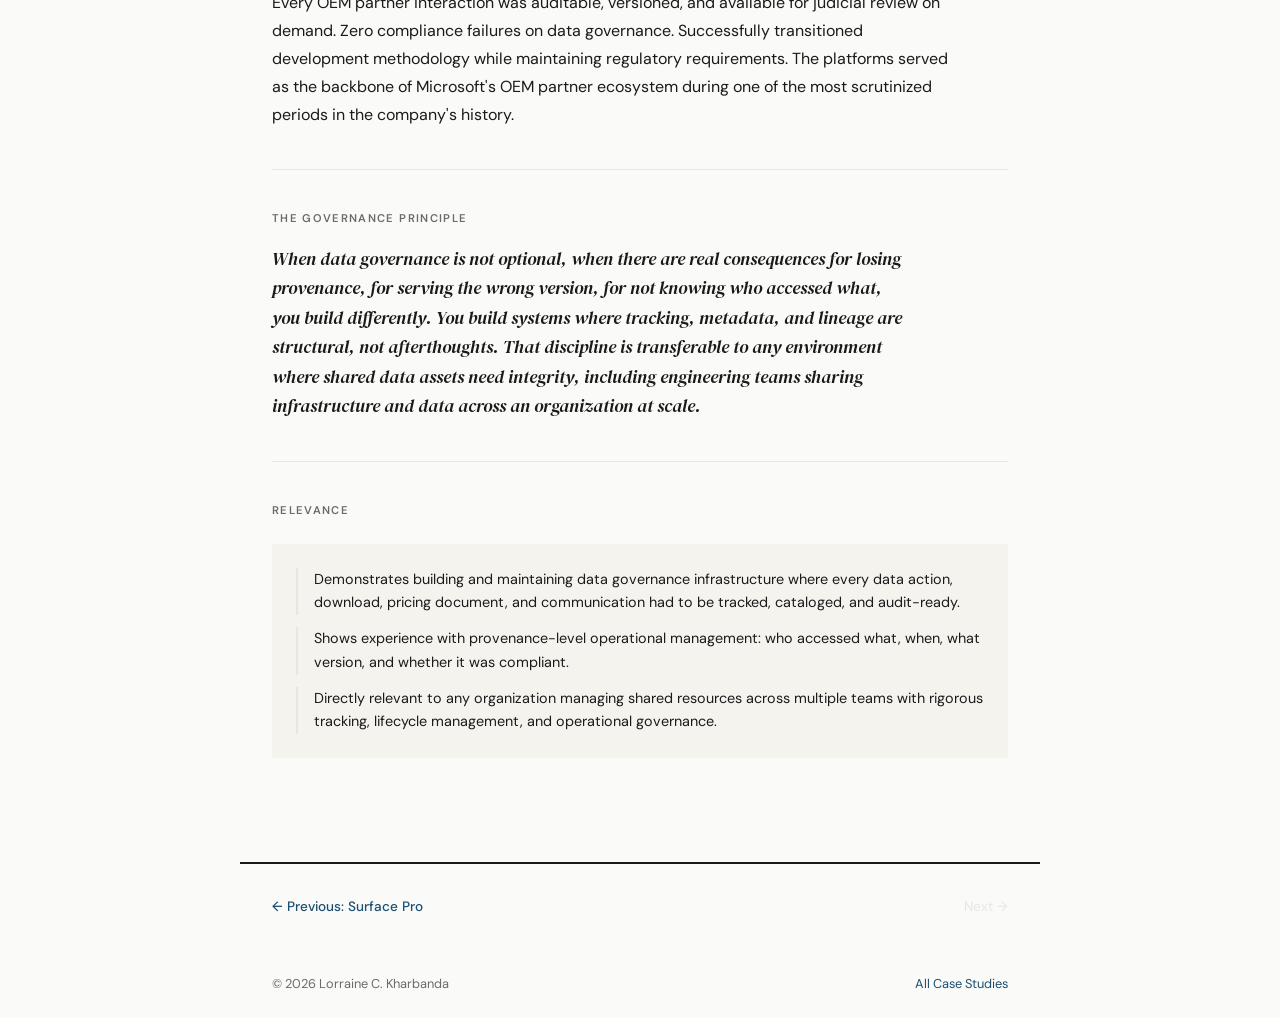
<file: oemweb.html>
<!DOCTYPE html>
<html lang="en">
<head>
    <meta charset="UTF-8">
    <meta name="viewport" content="width=device-width, initial-scale=1.0">
    <title>Data Governance Under Federal Judicial Oversight | Lorraine C. Kharbanda</title>
    <meta name="description" content="OEMWeb, OCE and ECE platform management for the Microsoft antitrust consent decree. Case study by Lorraine C. Kharbanda.">
    <link rel="preconnect" href="https://fonts.googleapis.com">
    <link rel="preconnect" href="https://fonts.gstatic.com" crossorigin>
    <link href="https://fonts.googleapis.com/css2?family=DM+Sans:ital,opsz,wght@0,9..40,300;0,9..40,400;0,9..40,500;0,9..40,600;0,9..40,700;1,9..40,400&family=DM+Serif+Display&display=swap" rel="stylesheet">
    <link rel="stylesheet" href="style.css">
</head>
<body>
    <nav class="back-nav"><a href="index.html">&larr; All Case Studies</a></nav>

    <header class="cs-header">
        <div class="cs-number">Case Study 06</div>
        <h1>Data Governance Under Federal Judicial Oversight</h1>
        <div class="cs-subtitle">OEMWeb, OCE &amp; ECE Platform Management for the Microsoft Antitrust Consent Decree</div>
    </header>

    <main class="cs-body">
        <section class="cs-section">
            <div class="cs-section-label">The Problem</div>
            <p>Following Congress's antitrust decision against Microsoft, the company operated under a federal consent decree that required full transparency and auditability of its OEM partner ecosystem. The platform supported over 17,000 OEM partners across hardware, mobile, and embedded devices. Every interaction between Microsoft and these partners, including pricing documents, software updates, data downloads, newsletters, and official communications, had to be tracked, versioned, and available for judicial review at any time. There was zero tolerance for data governance failures.</p>
        </section>

        <section class="cs-section">
            <div class="cs-section-label">My Role</div>
            <p>As Technical Program &amp; Web Operations Manager at Accenture/Cayuse Holdings, I led technical programs, platform operations, and release management for the OEMWeb, OCE (OEM Communications Engine), and ECE (Enterprise Communications Engine) platforms. These were the primary channels through which Microsoft managed its OEM partner relationships under the consent decree.</p>
        </section>

        <section class="cs-section">
            <div class="cs-section-label">What I Built</div>

            <div class="built-item">
                <div class="built-item-title">Compliance Platform Architecture</div>
                <p>Translated complex regulatory requirements into product specifications, including attestation workflows, audit trails, and periodic revalidation mechanisms that ensured every partner interaction was documented and traceable.</p>
            </div>

            <div class="built-item">
                <div class="built-item-title">Data Provenance &amp; Audit Infrastructure</div>
                <p>Built systems to track the full lifecycle of every pricing document, software download, newsletter, and communication sent to OEM partners. Every data action was logged with who accessed it, when, what version, and whether it met compliance requirements.</p>
            </div>

            <div class="built-item">
                <div class="built-item-title">Cross-Functional Coordination</div>
                <p>Coordinated across legal, procurement, engineering, and business stakeholders to deliver compliant software systems on schedule, operating at the intersection of technical delivery and regulatory governance.</p>
            </div>

            <div class="built-item">
                <div class="built-item-title">Release Management Under Constraint</div>
                <p>Managed release cadences for platforms under judicial oversight, where any release failure or data integrity issue could have regulatory consequences. Transitioned the web development team from Waterfall to Agifall to pure Agile methodology while maintaining compliance standards.</p>
            </div>
        </section>

        <section class="cs-section">
            <div class="cs-section-label">Results</div>
            <p>Maintained full compliance with the federal consent decree throughout the engagement. Every OEM partner interaction was auditable, versioned, and available for judicial review on demand. Zero compliance failures on data governance. Successfully transitioned development methodology while maintaining regulatory requirements. The platforms served as the backbone of Microsoft's OEM partner ecosystem during one of the most scrutinized periods in the company's history.</p>
        </section>

        <section class="cs-section">
            <div class="cs-section-label">The Governance Principle</div>
            <div class="closing-statement">When data governance is not optional, when there are real consequences for losing provenance, for serving the wrong version, for not knowing who accessed what, you build differently. You build systems where tracking, metadata, and lineage are structural, not afterthoughts. That discipline is transferable to any environment where shared data assets need integrity, including engineering teams sharing infrastructure and data across an organization at scale.</div>
        </section>

        <section class="cs-section">
            <div class="cs-section-label">Relevance</div>
            <div class="relevance-box">
                <div class="relevance-item">Demonstrates building and maintaining data governance infrastructure where every data action, download, pricing document, and communication had to be tracked, cataloged, and audit-ready.</div>
                <div class="relevance-item">Shows experience with provenance-level operational management: who accessed what, when, what version, and whether it was compliant.</div>
                <div class="relevance-item">Directly relevant to any organization managing shared resources across multiple teams with rigorous tracking, lifecycle management, and operational governance.</div>
            </div>
        </section>
    </main>

    <nav class="cs-nav">
        <a href="surface.html">&larr; Previous: Surface Pro</a>
        <span class="nav-disabled">Next &rarr;</span>
    </nav>

    <footer class="site-footer">
        <span>&copy; 2026 Lorraine C. Kharbanda</span>
        <a href="index.html">All Case Studies</a>
    </footer>
</body>
</html>
</file>
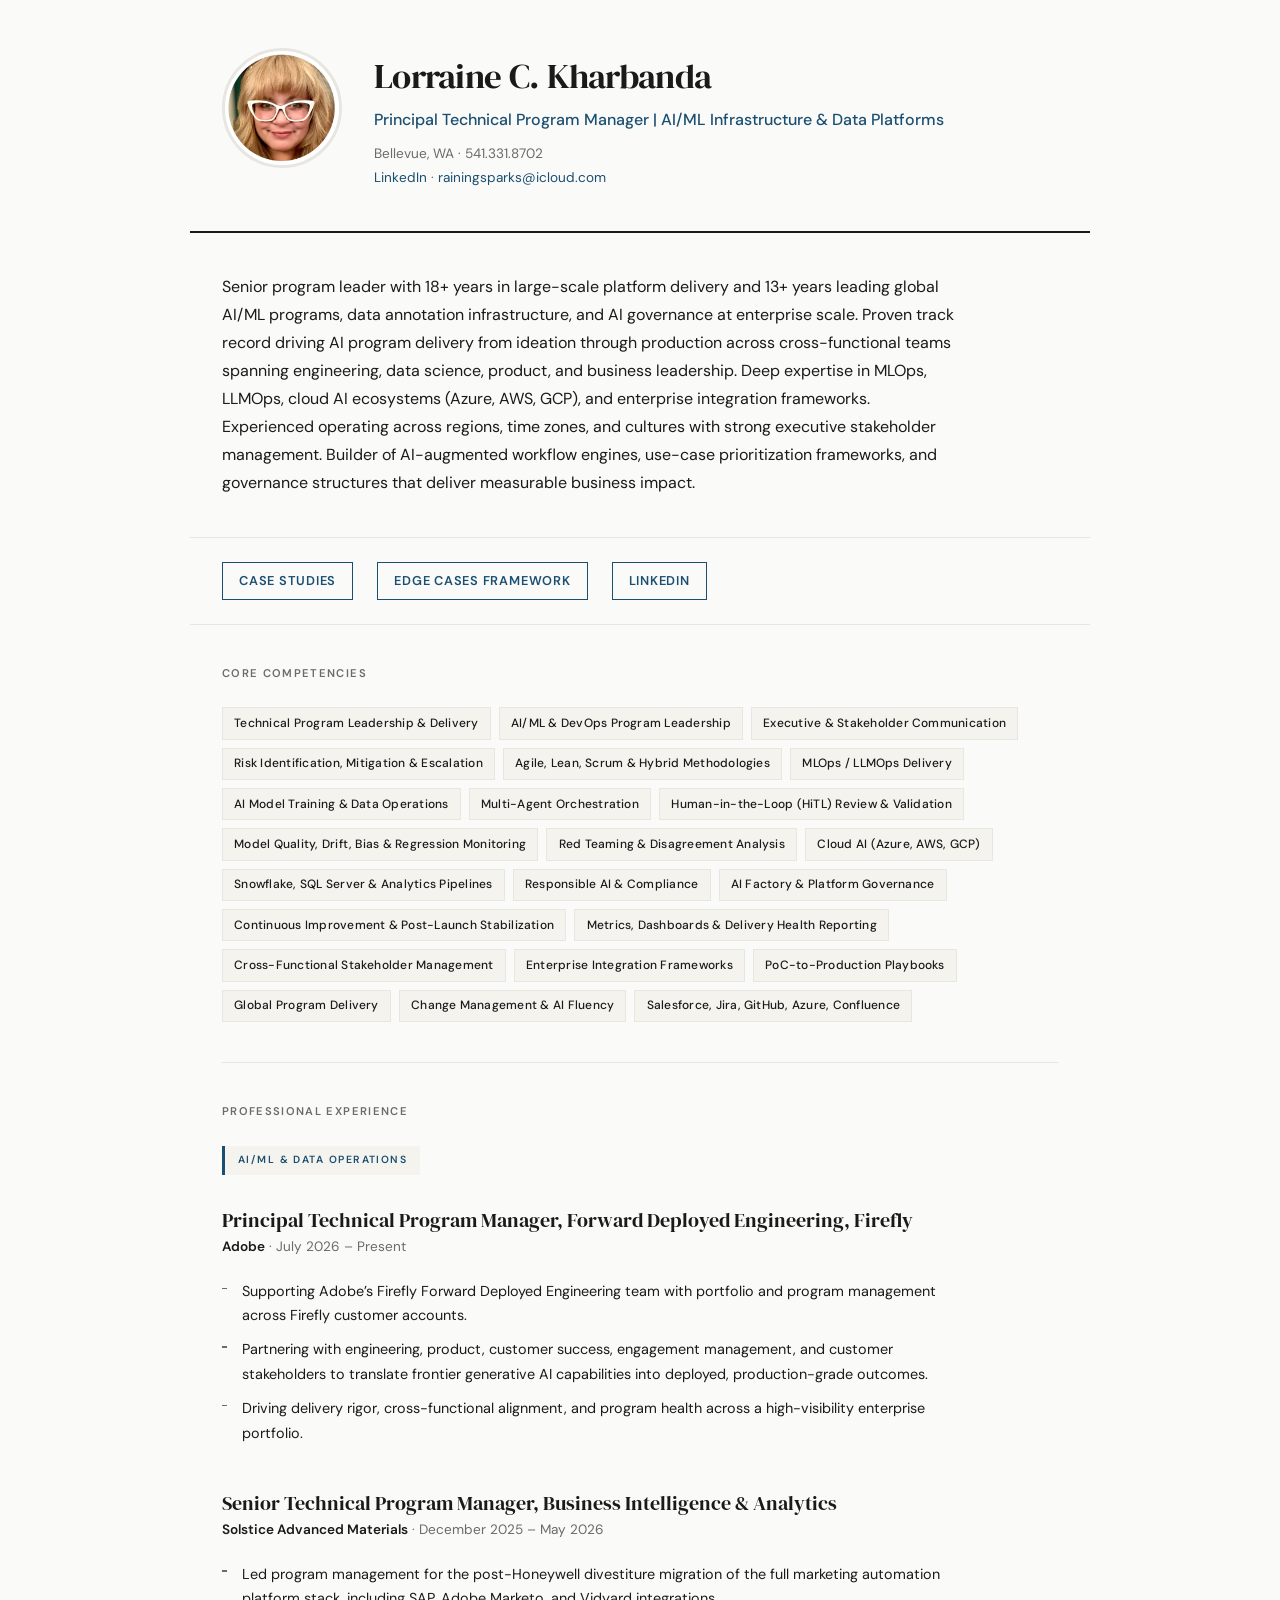
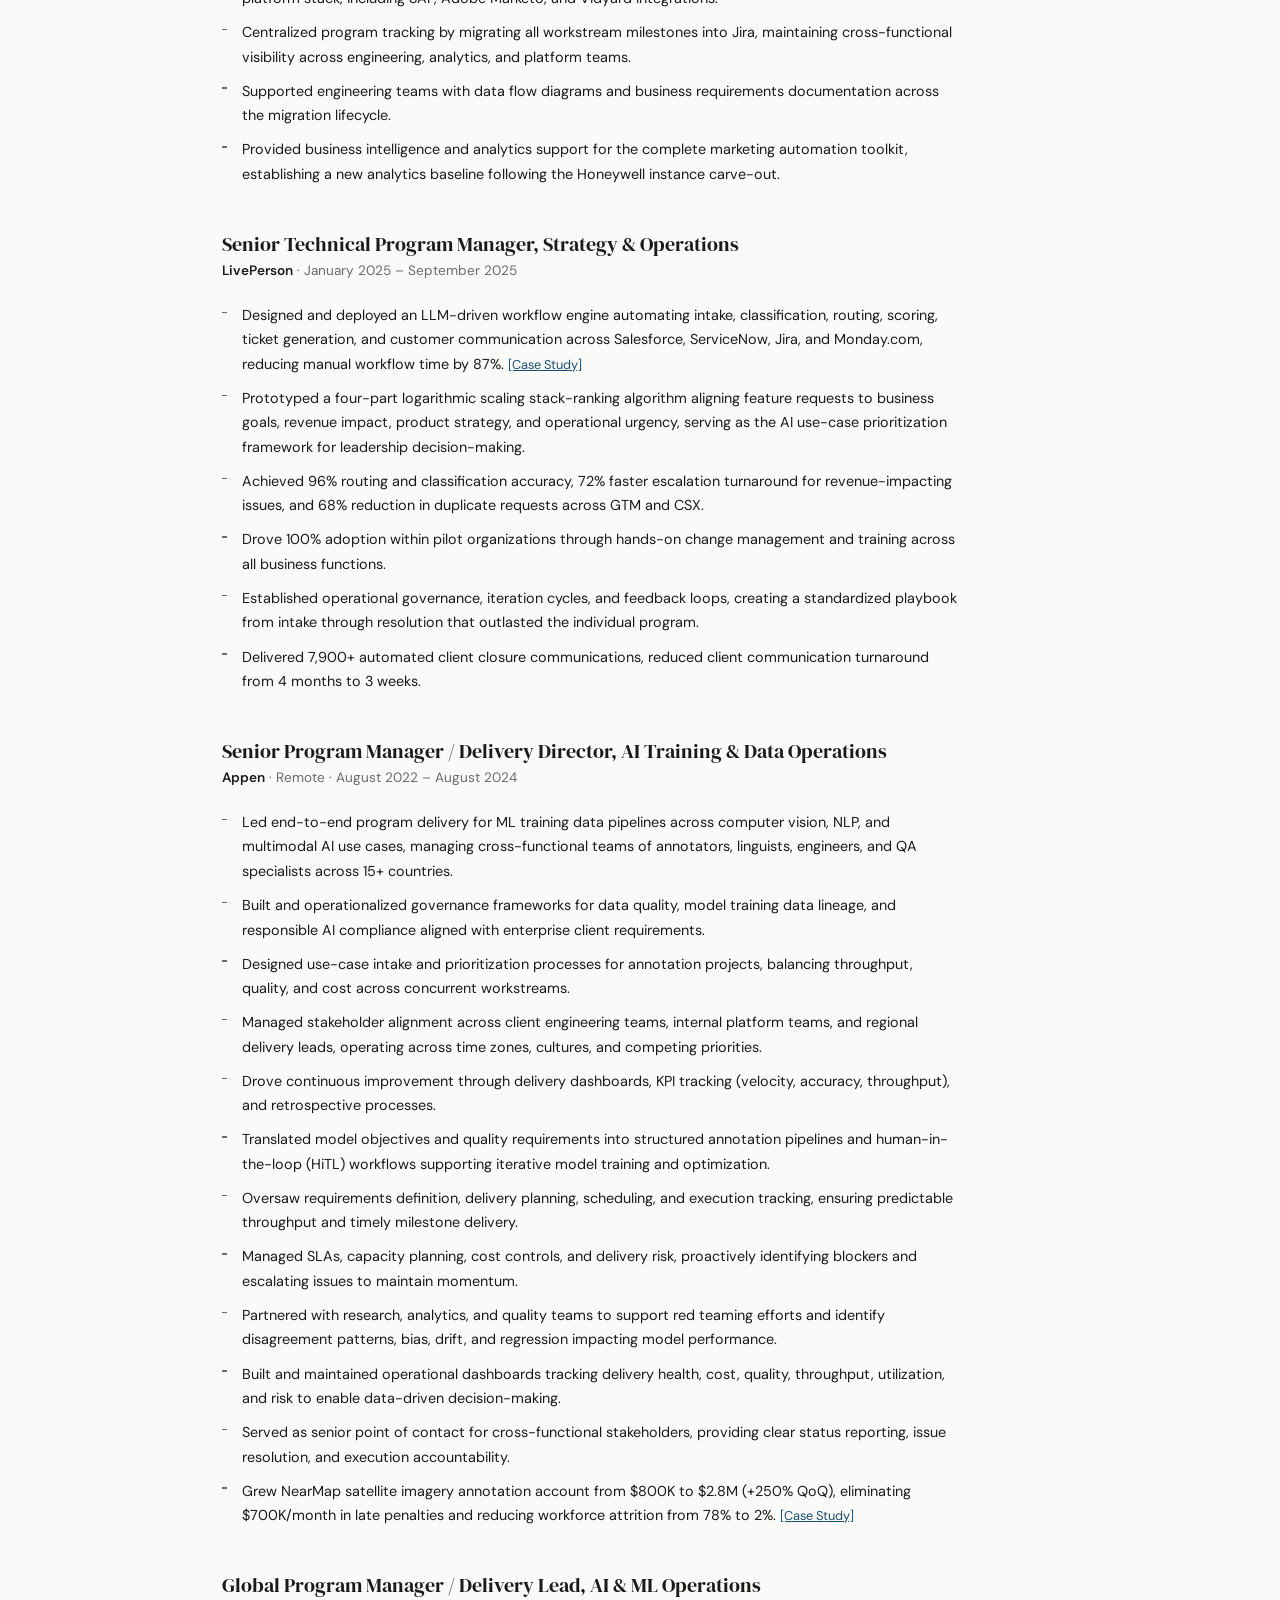
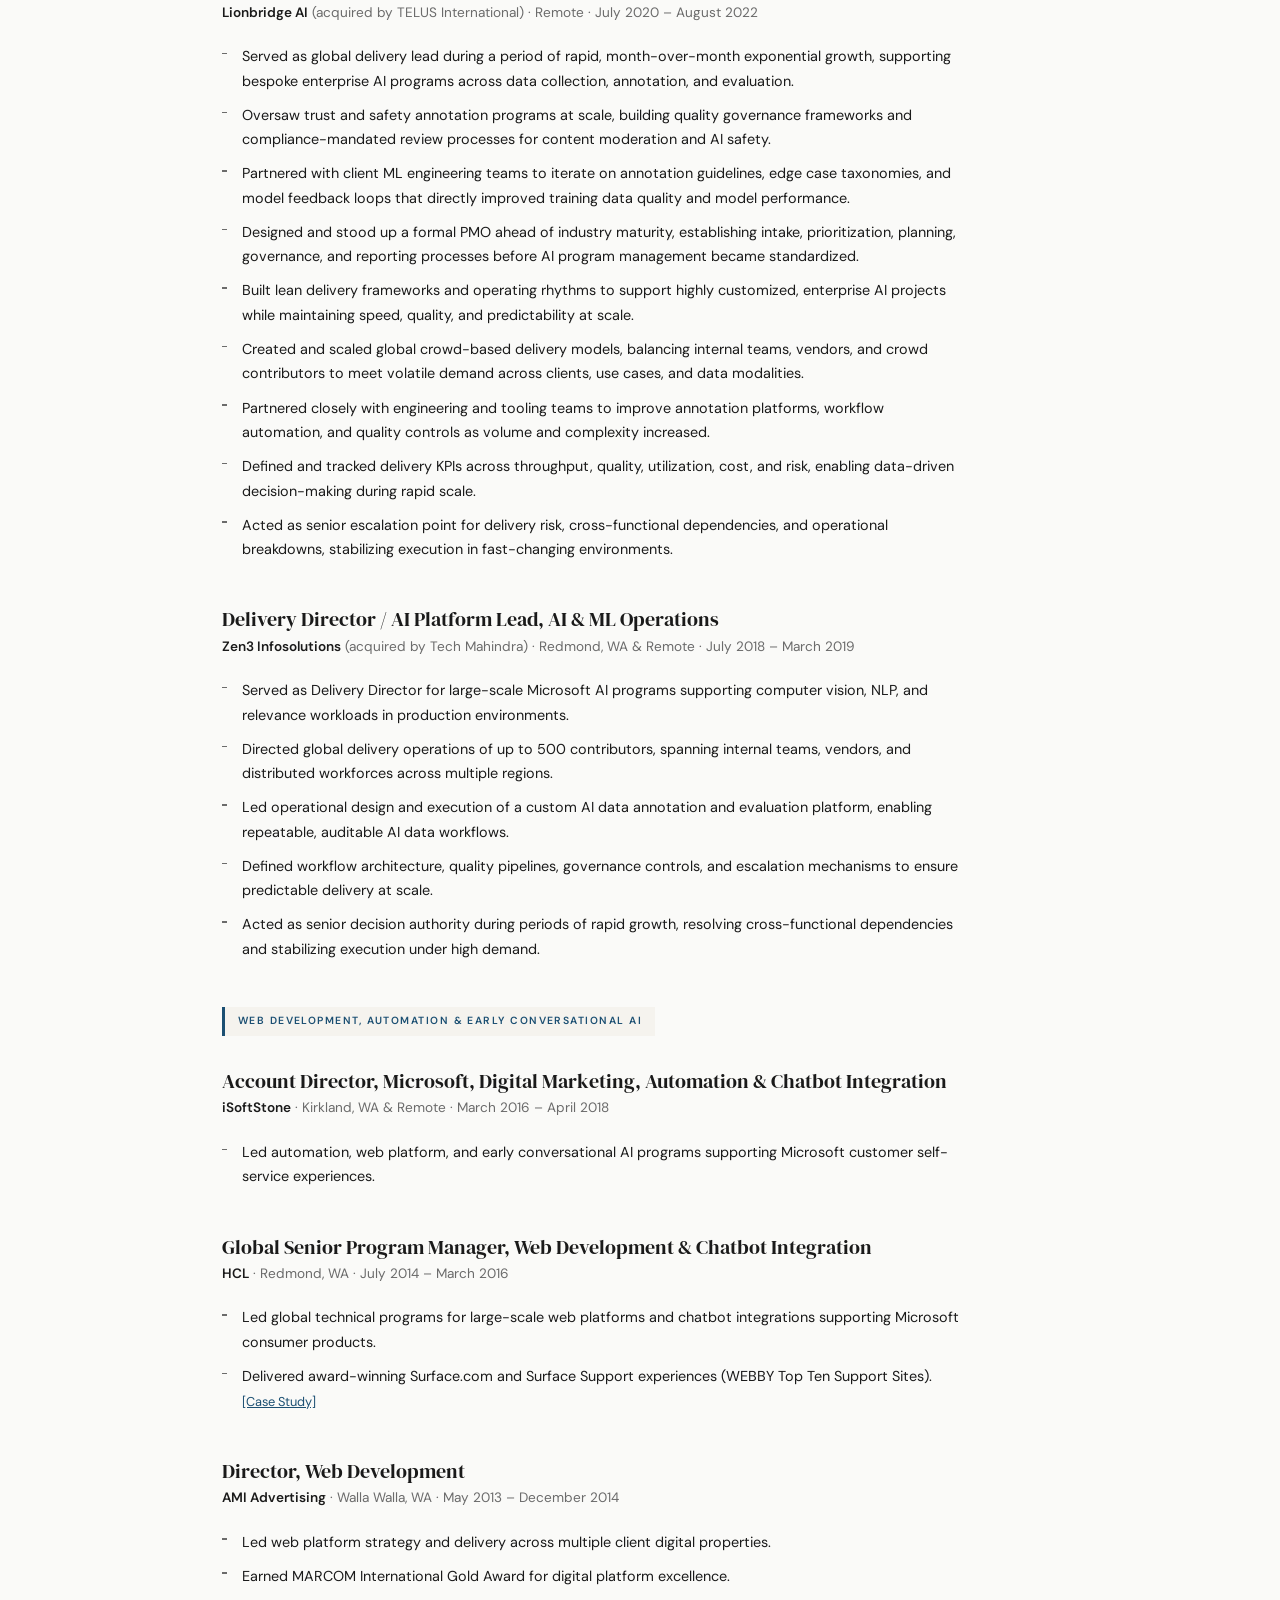
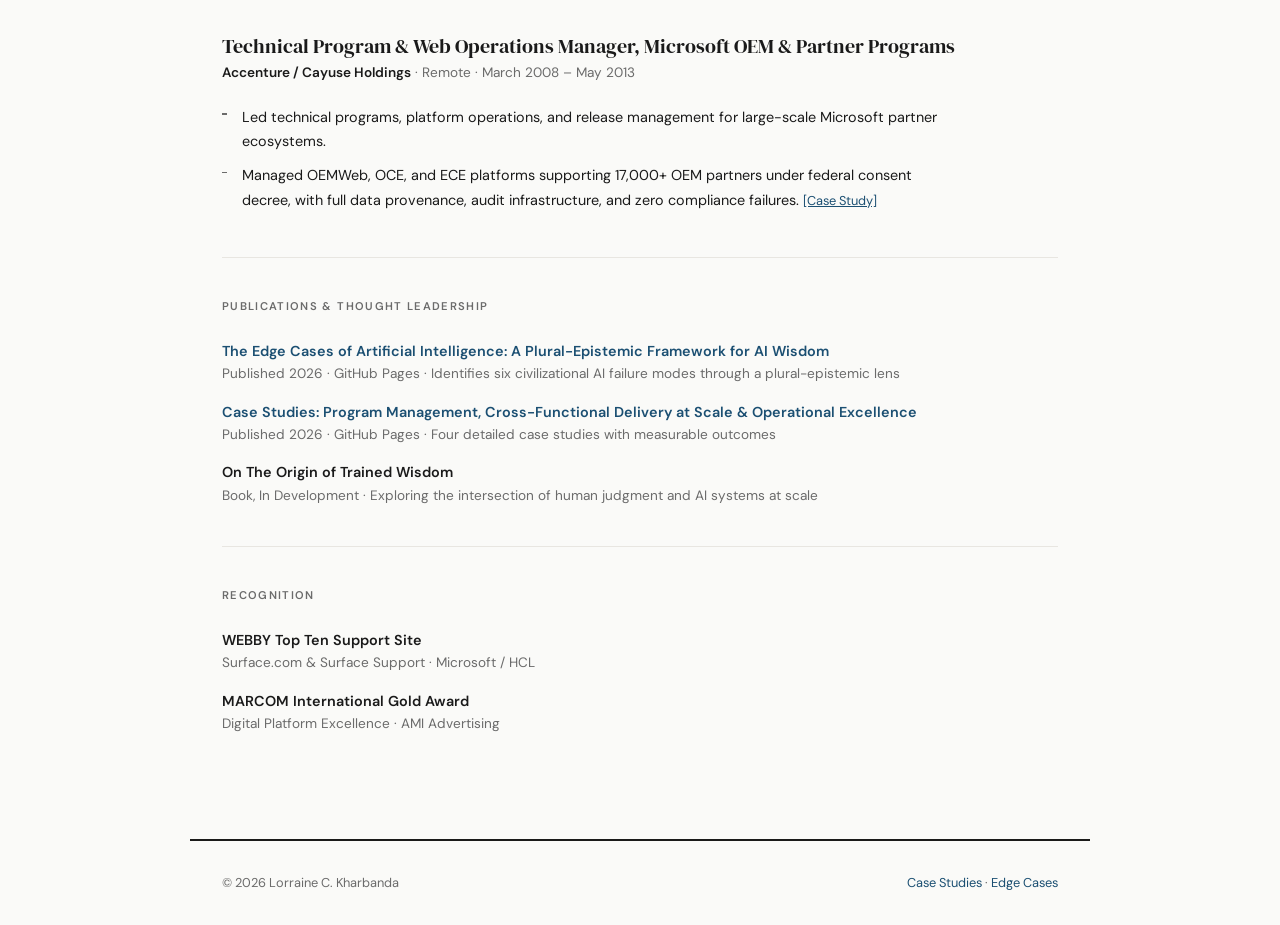
<file: resume.html>
<!DOCTYPE html>
<html lang="en">
<head>
    <meta charset="UTF-8">
    <meta name="viewport" content="width=device-width, initial-scale=1.0">
    <title>Resume | Lorraine C. Kharbanda</title>
    <meta name="description" content="Principal Technical Program Manager with 18+ years in large-scale platform delivery and 13+ years leading global AI/ML programs, data annotation infrastructure, and AI governance at enterprise scale.">
    <link rel="preconnect" href="https://fonts.googleapis.com">
    <link rel="preconnect" href="https://fonts.gstatic.com" crossorigin>
    <link href="https://fonts.googleapis.com/css2?family=DM+Sans:ital,opsz,wght@0,9..40,300;0,9..40,400;0,9..40,500;0,9..40,600;0,9..40,700;1,9..40,400&family=DM+Serif+Display&display=swap" rel="stylesheet">
    <style>
        *, *::before, *::after { margin: 0; padding: 0; box-sizing: border-box; }

        :root {
            --ink: #1a1a1a;
            --paper: #fafaf8;
            --mid: #6b6b6b;
            --light: #e8e6e1;
            --accent: #1B4F72;
            --accent-light: #2471a3;
            --warm: #f5f3ee;
            --positive: #1a6b3c;
        }

        body {
            font-family: 'DM Sans', sans-serif;
            background: var(--paper);
            color: var(--ink);
            line-height: 1.6;
            -webkit-font-smoothing: antialiased;
        }

        /* === HEADER === */
        .resume-header {
            max-width: 900px;
            margin: 0 auto;
            padding: 3rem 2rem 2.5rem;
            display: flex;
            gap: 2rem;
            align-items: flex-start;
            border-bottom: 2px solid var(--ink);
        }

        .headshot {
            width: 120px;
            height: 120px;
            border-radius: 50%;
            object-fit: cover;
            flex-shrink: 0;
            border: 3px solid var(--light);
        }

        .header-text h1 {
            font-family: 'DM Serif Display', serif;
            font-size: 2.2rem;
            font-weight: 400;
            letter-spacing: -0.02em;
            color: var(--ink);
            margin-bottom: 0.15rem;
        }

        .header-text .title-line {
            font-size: 1rem;
            color: var(--accent);
            font-weight: 500;
            margin-bottom: 0.6rem;
        }

        .header-text .contact-line {
            font-size: 0.85rem;
            color: var(--mid);
            line-height: 1.8;
        }

        .header-text .contact-line a {
            color: var(--accent);
            text-decoration: none;
        }

        .header-text .contact-line a:hover {
            text-decoration: underline;
        }

        /* === SUMMARY === */
        .summary {
            max-width: 900px;
            margin: 0 auto;
            padding: 2.5rem 2rem;
            border-bottom: 1px solid var(--light);
        }

        .summary p {
            font-size: 1rem;
            line-height: 1.75;
            color: var(--ink);
            max-width: 740px;
        }

        /* === LINKS BAR === */
        .links-bar {
            max-width: 900px;
            margin: 0 auto;
            padding: 1.5rem 2rem;
            display: flex;
            gap: 1.5rem;
            flex-wrap: wrap;
            border-bottom: 1px solid var(--light);
        }

        .links-bar a {
            font-size: 0.8rem;
            font-weight: 600;
            letter-spacing: 0.06em;
            text-transform: uppercase;
            color: var(--accent);
            text-decoration: none;
            padding: 0.5rem 1rem;
            border: 1.5px solid var(--accent);
            transition: all 0.2s;
        }

        .links-bar a:hover {
            background: var(--accent);
            color: var(--paper);
        }

        /* === SECTION LAYOUT === */
        .resume-body {
            max-width: 900px;
            margin: 0 auto;
            padding: 0 2rem 4rem;
        }

        .section {
            padding: 2.5rem 0;
            border-bottom: 1px solid var(--light);
        }

        .section:last-child { border-bottom: none; }

        .section-label {
            font-size: 0.7rem;
            font-weight: 600;
            letter-spacing: 0.12em;
            text-transform: uppercase;
            color: var(--mid);
            margin-bottom: 1.5rem;
        }

        /* === COMPETENCIES === */
        .competencies {
            display: flex;
            flex-wrap: wrap;
            gap: 0.5rem;
        }

        .competency-tag {
            font-size: 0.75rem;
            font-weight: 500;
            padding: 0.35rem 0.7rem;
            background: var(--warm);
            border: 1px solid var(--light);
            color: var(--ink);
            letter-spacing: 0.02em;
        }

        /* === JOB ENTRY === */
        .job {
            margin-bottom: 2.5rem;
        }

        .job:last-child { margin-bottom: 0; }

        .job-header {
            margin-bottom: 1rem;
        }

        .job-title {
            font-family: 'DM Serif Display', serif;
            font-size: 1.25rem;
            font-weight: 400;
            color: var(--ink);
            line-height: 1.3;
        }

        .job-meta {
            font-size: 0.85rem;
            color: var(--mid);
            margin-top: 0.2rem;
        }

        .job-meta .company {
            font-weight: 600;
            color: var(--ink);
        }

        .job-bullets {
            list-style: none;
            padding: 0;
        }

        .job-bullets li {
            font-size: 0.9rem;
            line-height: 1.7;
            color: var(--ink);
            padding: 0.3rem 0 0.3rem 1.25rem;
            position: relative;
            max-width: 740px;
        }

        .job-bullets li::before {
            content: '';
            position: absolute;
            left: 0;
            top: 0.85rem;
            width: 5px;
            height: 1.5px;
            background: var(--mid);
        }

        /* === SECTION DIVIDERS === */
        .era-label {
            font-size: 0.65rem;
            font-weight: 600;
            letter-spacing: 0.14em;
            text-transform: uppercase;
            color: var(--accent);
            padding: 0.4rem 0.8rem;
            background: var(--warm);
            border-left: 3px solid var(--accent);
            margin-bottom: 2rem;
            display: inline-block;
        }

        /* === EDUCATION / AWARDS === */
        .simple-entry {
            margin-bottom: 1rem;
        }

        .simple-entry:last-child { margin-bottom: 0; }

        .simple-entry-title {
            font-weight: 600;
            font-size: 0.9rem;
            color: var(--ink);
        }

        .simple-entry-meta {
            font-size: 0.85rem;
            color: var(--mid);
        }

        /* === FOOTER === */
        .site-footer {
            max-width: 900px;
            margin: 0 auto;
            padding: 2rem;
            border-top: 2px solid var(--ink);
            font-size: 0.8rem;
            color: var(--mid);
            display: flex;
            justify-content: space-between;
            align-items: center;
        }

        .site-footer a {
            color: var(--accent);
            text-decoration: none;
        }

        .site-footer a:hover { text-decoration: underline; }

        /* === RESPONSIVE === */
        @media (max-width: 640px) {
            .resume-header {
                flex-direction: column;
                align-items: center;
                text-align: center;
                padding: 2rem 1.25rem;
            }
            .headshot { width: 100px; height: 100px; }
            .header-text h1 { font-size: 1.7rem; }
            .summary { padding: 2rem 1.25rem; }
            .links-bar { padding: 1.25rem; gap: 0.75rem; justify-content: center; }
            .resume-body { padding: 0 1.25rem 3rem; }
            .site-footer { padding: 1.5rem 1.25rem; flex-direction: column; gap: 0.5rem; }
        }

        @media print {
            body { background: white; }
            .links-bar a { border-color: var(--ink); color: var(--ink); }
            .site-footer { display: none; }
        }
    </style>
</head>
<body>

    <header class="resume-header">
        <img src="headshot.jpeg" alt="Lorraine C. Kharbanda" class="headshot">
        <div class="header-text">
            <h1>Lorraine C. Kharbanda</h1>
            <div class="title-line">Principal Technical Program Manager | AI/ML Infrastructure &amp; Data Platforms</div>
            <div class="contact-line">
                Bellevue, WA &middot; 541.331.8702<br>
                <a href="https://linkedin.com/in/lorraineckharbanda">LinkedIn</a> &middot;
                <a href="mailto:rainingsparks@icloud.com">rainingsparks@icloud.com</a>
            </div>
        </div>
    </header>

    <section class="summary">
        <p>Senior program leader with 18+ years in large-scale platform delivery and 13+ years leading global AI/ML programs, data annotation infrastructure, and AI governance at enterprise scale. Proven track record driving AI program delivery from ideation through production across cross-functional teams spanning engineering, data science, product, and business leadership. Deep expertise in MLOps, LLMOps, cloud AI ecosystems (Azure, AWS, GCP), and enterprise integration frameworks. Experienced operating across regions, time zones, and cultures with strong executive stakeholder management. Builder of AI-augmented workflow engines, use-case prioritization frameworks, and governance structures that deliver measurable business impact.</p>
    </section>

    <nav class="links-bar">
        <a href="https://lorraineckharbanda.github.io/case-studies/">Case Studies</a>
        <a href="https://lorraineckharbanda.github.io/edge-cases/">Edge Cases Framework</a>
        <a href="https://linkedin.com/in/lorraineckharbanda">LinkedIn</a>
    </nav>

    <main class="resume-body">

        <!-- CORE COMPETENCIES -->
        <section class="section">
            <div class="section-label">Core Competencies</div>
            <div class="competencies">
                <span class="competency-tag">Technical Program Leadership & Delivery</span>
                <span class="competency-tag">AI/ML & DevOps Program Leadership</span>
                <span class="competency-tag">Executive & Stakeholder Communication</span>
                <span class="competency-tag">Risk Identification, Mitigation & Escalation</span>
                <span class="competency-tag">Agile, Lean, Scrum & Hybrid Methodologies</span>
                <span class="competency-tag">MLOps / LLMOps Delivery</span>
                <span class="competency-tag">AI Model Training & Data Operations</span>
                <span class="competency-tag">Multi-Agent Orchestration</span>
                <span class="competency-tag">Human-in-the-Loop (HiTL) Review & Validation</span>
                <span class="competency-tag">Model Quality, Drift, Bias & Regression Monitoring</span>
                <span class="competency-tag">Red Teaming & Disagreement Analysis</span>
                <span class="competency-tag">Cloud AI (Azure, AWS, GCP)</span>
                <span class="competency-tag">Snowflake, SQL Server & Analytics Pipelines</span>
                <span class="competency-tag">Responsible AI & Compliance</span>
                <span class="competency-tag">AI Factory & Platform Governance</span>
                <span class="competency-tag">Continuous Improvement & Post-Launch Stabilization</span>
                <span class="competency-tag">Metrics, Dashboards & Delivery Health Reporting</span>
                <span class="competency-tag">Cross-Functional Stakeholder Management</span>
                <span class="competency-tag">Enterprise Integration Frameworks</span>
                <span class="competency-tag">PoC-to-Production Playbooks</span>
                <span class="competency-tag">Global Program Delivery</span>
                <span class="competency-tag">Change Management & AI Fluency</span>
                <span class="competency-tag">Salesforce, Jira, GitHub, Azure, Confluence</span>
            </div>
        </section>

        <!-- PROFESSIONAL EXPERIENCE -->
        <section class="section">
            <div class="section-label">Professional Experience</div>

            <div class="era-label">AI/ML &amp; Data Operations</div>
            <!-- Adobe -->
            <div class="job">
                <div class="job-header">
                    <div class="job-title">Principal Technical Program Manager, Forward Deployed Engineering, Firefly</div>
                    <div class="job-meta"><span class="company">Adobe</span> &middot; July 2026 &ndash; Present</div>
                </div>
                <ul class="job-bullets"> 
                    <li>Supporting Adobe’s Firefly Forward Deployed Engineering team with portfolio and program management across Firefly customer accounts.</li>
                    <li>Partnering with engineering, product, customer success, engagement management, and customer stakeholders to translate frontier generative AI capabilities into deployed, production-grade outcomes.</li>
                    <li> Driving delivery rigor, cross-functional alignment, and program health across a high-visibility enterprise portfolio.</li>
                </ul>
            </div>
            <!-- Solstice -->
            <div class="job">
                <div class="job-header">
                    <div class="job-title">Senior Technical Program Manager, Business Intelligence &amp; Analytics</div>
                    <div class="job-meta"><span class="company">Solstice Advanced Materials</span> &middot; December 2025 &ndash; May 2026</div>
                </div>
                <ul class="job-bullets">
                    <li>Led program management for the post-Honeywell divestiture migration of the full marketing automation platform stack, including SAP, Adobe Marketo, and Vidyard integrations.</li>
                    <li>Centralized program tracking by migrating all workstream milestones into Jira, maintaining cross-functional visibility across engineering, analytics, and platform teams.</li>
                    <li> Supported engineering teams with data flow diagrams and business requirements documentation across the migration lifecycle.</li>
                    <li>Provided business intelligence and analytics support for the complete marketing automation toolkit, establishing a new analytics baseline following the Honeywell instance carve-out.</li>
                </ul>
            </div>
            <!-- LivePerson -->
            <div class="job">
                <div class="job-header">
                    <div class="job-title">Senior Technical Program Manager, Strategy &amp; Operations</div>
                    <div class="job-meta"><span class="company">LivePerson</span> &middot; January 2025 &ndash; September 2025</div>
                </div>
                <ul class="job-bullets">
                    <li>Designed and deployed an LLM-driven workflow engine automating intake, classification, routing, scoring, ticket generation, and customer communication across Salesforce, ServiceNow, Jira, and Monday.com, reducing manual workflow time by 87%. <a href="https://lorraineckharbanda.github.io/case-studies/cpi.html" style="color:var(--accent);font-size:0.8rem;">[Case Study]</a></li>
                    <li>Prototyped a four-part logarithmic scaling stack-ranking algorithm aligning feature requests to business goals, revenue impact, product strategy, and operational urgency, serving as the AI use-case prioritization framework for leadership decision-making.</li>
                    <li>Achieved 96% routing and classification accuracy, 72% faster escalation turnaround for revenue-impacting issues, and 68% reduction in duplicate requests across GTM and CSX.</li>
                    <li>Drove 100% adoption within pilot organizations through hands-on change management and training across all business functions.</li>
                    <li>Established operational governance, iteration cycles, and feedback loops, creating a standardized playbook from intake through resolution that outlasted the individual program.</li>
                    <li>Delivered 7,900+ automated client closure communications, reduced client communication turnaround from 4 months to 3 weeks.</li>
                </ul>
            </div>

            <!-- Appen -->
            <div class="job">
                <div class="job-header">
                    <div class="job-title">Senior Program Manager / Delivery Director, AI Training &amp; Data Operations</div>
                    <div class="job-meta"><span class="company">Appen</span> &middot; Remote &middot; August 2022 &ndash; August 2024</div>
                </div>
                <ul class="job-bullets">
                    <li>Led end-to-end program delivery for ML training data pipelines across computer vision, NLP, and multimodal AI use cases, managing cross-functional teams of annotators, linguists, engineers, and QA specialists across 15+ countries.</li>
                    <li>Built and operationalized governance frameworks for data quality, model training data lineage, and responsible AI compliance aligned with enterprise client requirements.</li>
                    <li>Designed use-case intake and prioritization processes for annotation projects, balancing throughput, quality, and cost across concurrent workstreams.</li>
                    <li>Managed stakeholder alignment across client engineering teams, internal platform teams, and regional delivery leads, operating across time zones, cultures, and competing priorities.</li>
                    <li>Drove continuous improvement through delivery dashboards, KPI tracking (velocity, accuracy, throughput), and retrospective processes.</li>
                    <li>Translated model objectives and quality requirements into structured annotation pipelines and human-in-the-loop (HiTL) workflows supporting iterative model training and optimization.</li>
                    <li>Oversaw requirements definition, delivery planning, scheduling, and execution tracking, ensuring predictable throughput and timely milestone delivery.</li>
                    <li>Managed SLAs, capacity planning, cost controls, and delivery risk, proactively identifying blockers and escalating issues to maintain momentum.</li>
                    <li>Partnered with research, analytics, and quality teams to support red teaming efforts and identify disagreement patterns, bias, drift, and regression impacting model performance.</li>
                    <li>Built and maintained operational dashboards tracking delivery health, cost, quality, throughput, utilization, and risk to enable data-driven decision-making.</li>
                    <li>Served as senior point of contact for cross-functional stakeholders, providing clear status reporting, issue resolution, and execution accountability.</li>
                    <li>Grew NearMap satellite imagery annotation account from $800K to $2.8M (+250% QoQ), eliminating $700K/month in late penalties and reducing workforce attrition from 78% to 2%. <a href="https://lorraineckharbanda.github.io/case-studies/nearmap.html" style="color:var(--accent);font-size:0.8rem;">[Case Study]</a></li>
                </ul>
            </div>

            <!-- Lionbridge -->
            <div class="job">
                <div class="job-header">
                    <div class="job-title">Global Program Manager / Delivery Lead, AI &amp; ML Operations</div>
                    <div class="job-meta"><span class="company">Lionbridge AI</span> (acquired by TELUS International) &middot; Remote &middot; July 2020 &ndash; August 2022</div>
                </div>
                <ul class="job-bullets">
                    <li>Served as global delivery lead during a period of rapid, month-over-month exponential growth, supporting bespoke enterprise AI programs across data collection, annotation, and evaluation.</li>
                    <li>Oversaw trust and safety annotation programs at scale, building quality governance frameworks and compliance-mandated review processes for content moderation and AI safety.</li>
                    <li>Partnered with client ML engineering teams to iterate on annotation guidelines, edge case taxonomies, and model feedback loops that directly improved training data quality and model performance.</li>
                    <li>Designed and stood up a formal PMO ahead of industry maturity, establishing intake, prioritization, planning, governance, and reporting processes before AI program management became standardized.</li>
                    <li>Built lean delivery frameworks and operating rhythms to support highly customized, enterprise AI projects while maintaining speed, quality, and predictability at scale.</li>
                    <li>Created and scaled global crowd-based delivery models, balancing internal teams, vendors, and crowd contributors to meet volatile demand across clients, use cases, and data modalities.</li>
                    <li>Partnered closely with engineering and tooling teams to improve annotation platforms, workflow automation, and quality controls as volume and complexity increased.</li>
                    <li>Defined and tracked delivery KPIs across throughput, quality, utilization, cost, and risk, enabling data-driven decision-making during rapid scale.</li>
                    <li>Acted as senior escalation point for delivery risk, cross-functional dependencies, and operational breakdowns, stabilizing execution in fast-changing environments.</li>
                </ul>
            </div>

            <!-- Zen3 -->
            <div class="job">
                <div class="job-header">
                    <div class="job-title">Delivery Director / AI Platform Lead, AI &amp; ML Operations</div>
                    <div class="job-meta"><span class="company">Zen3 Infosolutions</span> (acquired by Tech Mahindra) &middot; Redmond, WA &amp; Remote &middot; July 2018 &ndash; March 2019</div>
                </div>
                <ul class="job-bullets">
                    <li>Served as Delivery Director for large-scale Microsoft AI programs supporting computer vision, NLP, and relevance workloads in production environments.</li>
                    <li>Directed global delivery operations of up to 500 contributors, spanning internal teams, vendors, and distributed workforces across multiple regions.</li>
                    <li>Led operational design and execution of a custom AI data annotation and evaluation platform, enabling repeatable, auditable AI data workflows.</li>
                    <li>Defined workflow architecture, quality pipelines, governance controls, and escalation mechanisms to ensure predictable delivery at scale.</li>
                    <li>Acted as senior decision authority during periods of rapid growth, resolving cross-functional dependencies and stabilizing execution under high demand.</li>
                </ul>
            </div>

            <div class="era-label">Web Development, Automation &amp; Early Conversational AI</div>

            <!-- iSoftStone -->
            <div class="job">
                <div class="job-header">
                    <div class="job-title">Account Director, Microsoft, Digital Marketing, Automation &amp; Chatbot Integration</div>
                    <div class="job-meta"><span class="company">iSoftStone</span> &middot; Kirkland, WA &amp; Remote &middot; March 2016 &ndash; April 2018</div>
                </div>
                <ul class="job-bullets">
                    <li>Led automation, web platform, and early conversational AI programs supporting Microsoft customer self-service experiences.</li>
                </ul>
            </div>

            <!-- HCL -->
            <div class="job">
                <div class="job-header">
                    <div class="job-title">Global Senior Program Manager, Web Development &amp; Chatbot Integration</div>
                    <div class="job-meta"><span class="company">HCL</span> &middot; Redmond, WA &middot; July 2014 &ndash; March 2016</div>
                </div>
                <ul class="job-bullets">
                    <li>Led global technical programs for large-scale web platforms and chatbot integrations supporting Microsoft consumer products.</li>
                    <li>Delivered award-winning Surface.com and Surface Support experiences (WEBBY Top Ten Support Sites). <a href="https://lorraineckharbanda.github.io/case-studies/surface.html" style="color:var(--accent);font-size:0.8rem;">[Case Study]</a></li>
                </ul>
            </div>

            <!-- AMI -->
            <div class="job">
                <div class="job-header">
                    <div class="job-title">Director, Web Development</div>
                    <div class="job-meta"><span class="company">AMI Advertising</span> &middot; Walla Walla, WA &middot; May 2013 &ndash; December 2014</div>
                </div>
                <ul class="job-bullets">
                    <li>Led web platform strategy and delivery across multiple client digital properties.</li>
                    <li>Earned MARCOM International Gold Award for digital platform excellence.</li>
                </ul>
            </div>

            <!-- Accenture -->
            <div class="job">
                <div class="job-header">
                    <div class="job-title">Technical Program &amp; Web Operations Manager, Microsoft OEM &amp; Partner Programs</div>
                    <div class="job-meta"><span class="company">Accenture / Cayuse Holdings</span> &middot; Remote &middot; March 2008 &ndash; May 2013</div>
                </div>
                <ul class="job-bullets">
                    <li>Led technical programs, platform operations, and release management for large-scale Microsoft partner ecosystems.</li>
                    <li>Managed OEMWeb, OCE, and ECE platforms supporting 17,000+ OEM partners under federal consent decree, with full data provenance, audit infrastructure, and zero compliance failures. <a href="https://lorraineckharbanda.github.io/case-studies/oemweb.html" style="color:var(--accent);font-size:0.8rem;">[Case Study]</a></li>
                </ul>
            </div>
        </section>

        <!-- PUBLICATIONS -->
        <section class="section">
            <div class="section-label">Publications &amp; Thought Leadership</div>
            <div class="simple-entry">
                <div class="simple-entry-title"><a href="https://lorraineckharbanda.github.io/edge-cases/" style="color:var(--accent);text-decoration:none;">The Edge Cases of Artificial Intelligence: A Plural-Epistemic Framework for AI Wisdom</a></div>
                <div class="simple-entry-meta">Published 2026 &middot; GitHub Pages &middot; Identifies six civilizational AI failure modes through a plural-epistemic lens</div>
            </div>
            <div class="simple-entry">
                <div class="simple-entry-title"><a href="https://lorraineckharbanda.github.io/case-studies/" style="color:var(--accent);text-decoration:none;">Case Studies: Program Management, Cross-Functional Delivery at Scale &amp; Operational Excellence</a></div>
                <div class="simple-entry-meta">Published 2026 &middot; GitHub Pages &middot; Four detailed case studies with measurable outcomes</div>
            </div>
            <div class="simple-entry">
                <div class="simple-entry-title">On The Origin of Trained Wisdom</div>
                <div class="simple-entry-meta">Book, In Development &middot; Exploring the intersection of human judgment and AI systems at scale</div>
            </div>
        </section>

        <!-- AWARDS -->
        <section class="section">
            <div class="section-label">Recognition</div>
            <div class="simple-entry">
                <div class="simple-entry-title">WEBBY Top Ten Support Site</div>
                <div class="simple-entry-meta">Surface.com &amp; Surface Support &middot; Microsoft / HCL</div>
            </div>
            <div class="simple-entry">
                <div class="simple-entry-title">MARCOM International Gold Award</div>
                <div class="simple-entry-meta">Digital Platform Excellence &middot; AMI Advertising</div>
            </div>
        </section>

    </main>

    <footer class="site-footer">
        <span>&copy; 2026 Lorraine C. Kharbanda</span>
        <span>
            <a href="https://lorraineckharbanda.github.io/case-studies/">Case Studies</a> &middot;
            <a href="https://lorraineckharbanda.github.io/edge-cases/">Edge Cases</a>
        </span>
    </footer>

</body>
</html>
</file>
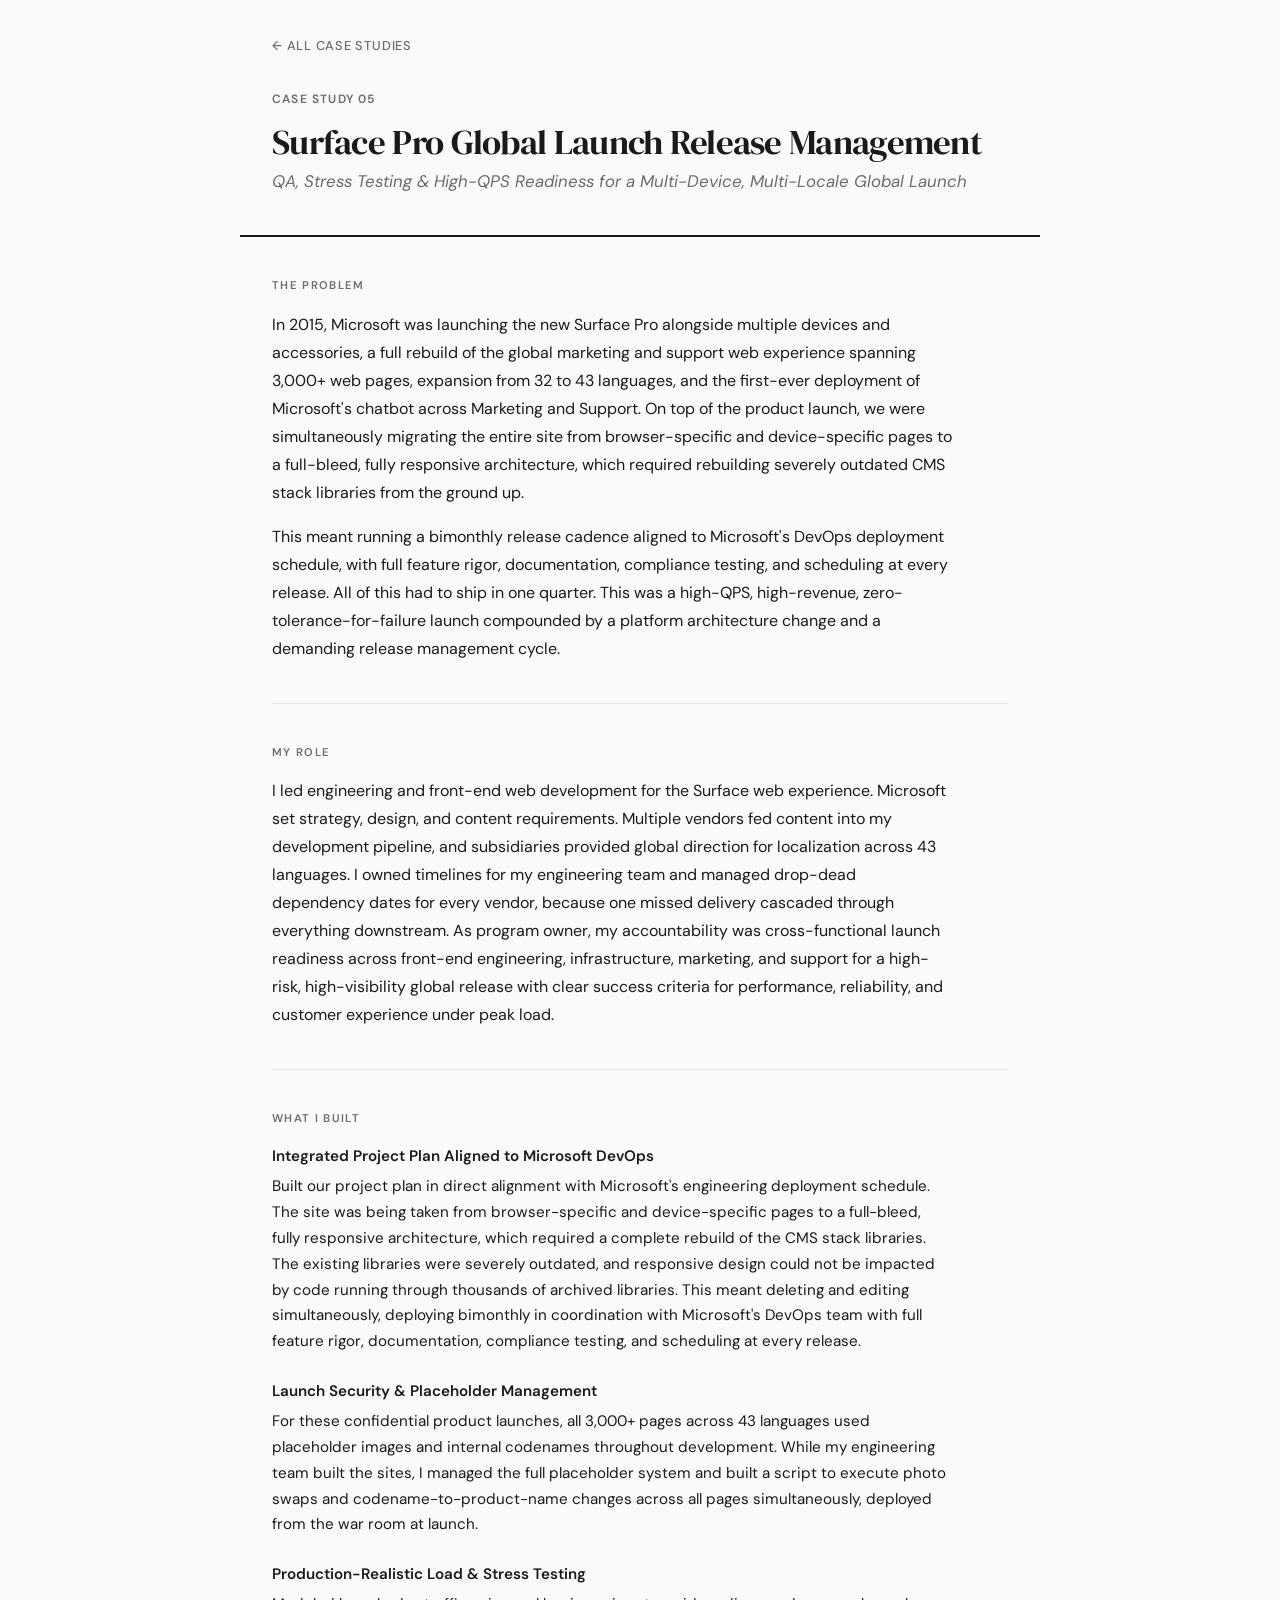
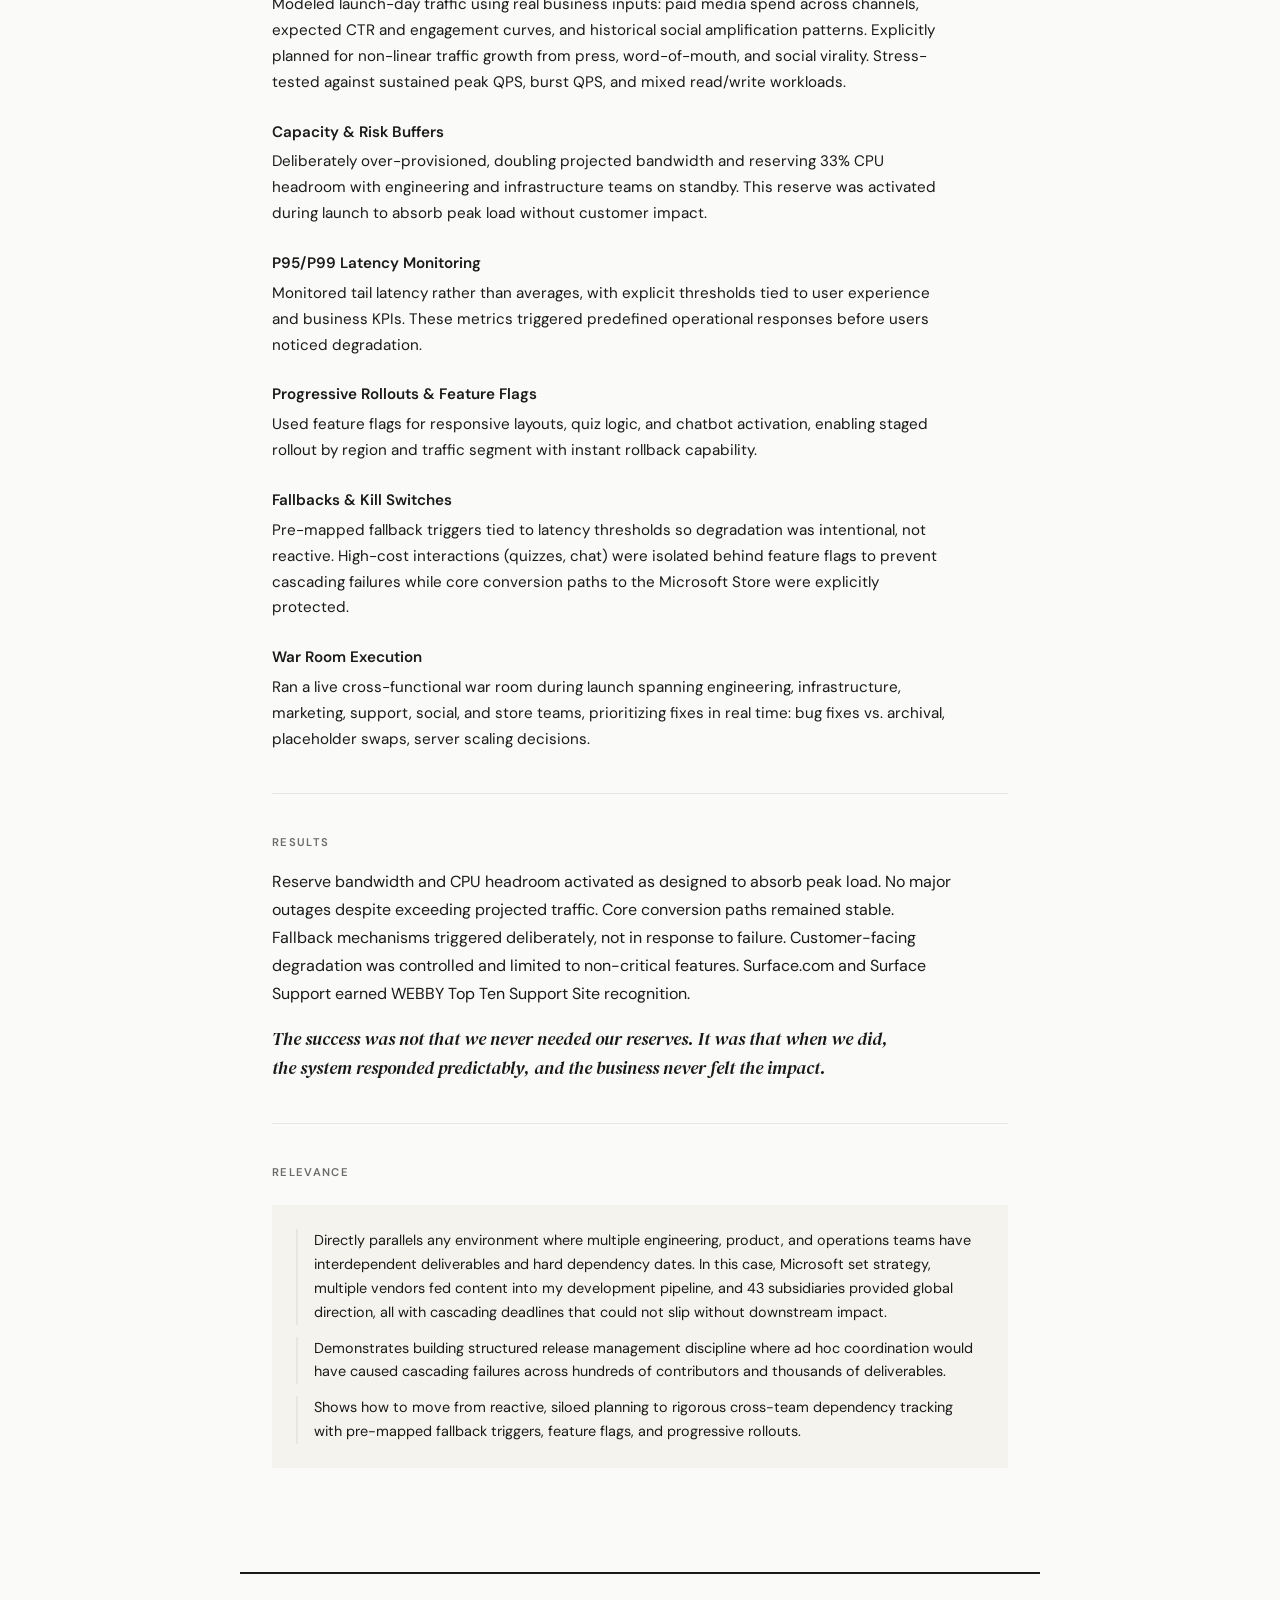
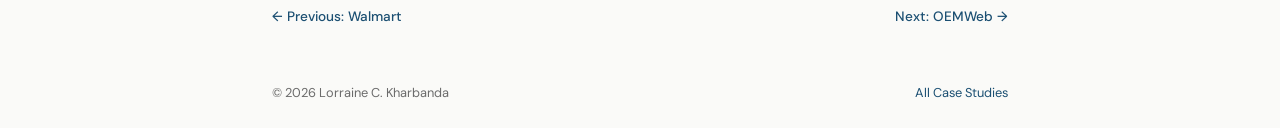
<file: surface.html>
<!DOCTYPE html>
<html lang="en">
<head>
    <meta charset="UTF-8">
    <meta name="viewport" content="width=device-width, initial-scale=1.0">
    <title>Surface Pro Global Launch Release Management | Lorraine C. Kharbanda</title>
    <meta name="description" content="QA, stress testing, and high-QPS readiness for a multi-device, multi-locale global launch. Case study by Lorraine C. Kharbanda.">
    <link rel="preconnect" href="https://fonts.googleapis.com">
    <link rel="preconnect" href="https://fonts.gstatic.com" crossorigin>
    <link href="https://fonts.googleapis.com/css2?family=DM+Sans:ital,opsz,wght@0,9..40,300;0,9..40,400;0,9..40,500;0,9..40,600;0,9..40,700;1,9..40,400&family=DM+Serif+Display&display=swap" rel="stylesheet">
    <link rel="stylesheet" href="style.css">
</head>
<body>
    <nav class="back-nav"><a href="index.html">&larr; All Case Studies</a></nav>

    <header class="cs-header">
        <div class="cs-number">Case Study 05</div>
        <h1>Surface Pro Global Launch Release Management</h1>
        <div class="cs-subtitle">QA, Stress Testing &amp; High-QPS Readiness for a Multi-Device, Multi-Locale Global Launch</div>
    </header>

    <main class="cs-body">
        <section class="cs-section">
            <div class="cs-section-label">The Problem</div>
            <p>In 2015, Microsoft was launching the new Surface Pro alongside multiple devices and accessories, a full rebuild of the global marketing and support web experience spanning 3,000+ web pages, expansion from 32 to 43 languages, and the first-ever deployment of Microsoft's chatbot across Marketing and Support. On top of the product launch, we were simultaneously migrating the entire site from browser-specific and device-specific pages to a full-bleed, fully responsive architecture, which required rebuilding severely outdated CMS stack libraries from the ground up.</p>
            <p>This meant running a bimonthly release cadence aligned to Microsoft's DevOps deployment schedule, with full feature rigor, documentation, compliance testing, and scheduling at every release. All of this had to ship in one quarter. This was a high-QPS, high-revenue, zero-tolerance-for-failure launch compounded by a platform architecture change and a demanding release management cycle.</p>
        </section>

        <section class="cs-section">
            <div class="cs-section-label">My Role</div>
            <p>I led engineering and front-end web development for the Surface web experience. Microsoft set strategy, design, and content requirements. Multiple vendors fed content into my development pipeline, and subsidiaries provided global direction for localization across 43 languages. I owned timelines for my engineering team and managed drop-dead dependency dates for every vendor, because one missed delivery cascaded through everything downstream. As program owner, my accountability was cross-functional launch readiness across front-end engineering, infrastructure, marketing, and support for a high-risk, high-visibility global release with clear success criteria for performance, reliability, and customer experience under peak load.</p>
        </section>

        <section class="cs-section">
            <div class="cs-section-label">What I Built</div>

            <div class="built-item">
                <div class="built-item-title">Integrated Project Plan Aligned to Microsoft DevOps</div>
                <p>Built our project plan in direct alignment with Microsoft's engineering deployment schedule. The site was being taken from browser-specific and device-specific pages to a full-bleed, fully responsive architecture, which required a complete rebuild of the CMS stack libraries. The existing libraries were severely outdated, and responsive design could not be impacted by code running through thousands of archived libraries. This meant deleting and editing simultaneously, deploying bimonthly in coordination with Microsoft's DevOps team with full feature rigor, documentation, compliance testing, and scheduling at every release.</p>
            </div>

            <div class="built-item">
                <div class="built-item-title">Launch Security &amp; Placeholder Management</div>
                <p>For these confidential product launches, all 3,000+ pages across 43 languages used placeholder images and internal codenames throughout development. While my engineering team built the sites, I managed the full placeholder system and built a script to execute photo swaps and codename-to-product-name changes across all pages simultaneously, deployed from the war room at launch.</p>
            </div>

            <div class="built-item">
                <div class="built-item-title">Production-Realistic Load &amp; Stress Testing</div>
                <p>Modeled launch-day traffic using real business inputs: paid media spend across channels, expected CTR and engagement curves, and historical social amplification patterns. Explicitly planned for non-linear traffic growth from press, word-of-mouth, and social virality. Stress-tested against sustained peak QPS, burst QPS, and mixed read/write workloads.</p>
            </div>

            <div class="built-item">
                <div class="built-item-title">Capacity &amp; Risk Buffers</div>
                <p>Deliberately over-provisioned, doubling projected bandwidth and reserving 33% CPU headroom with engineering and infrastructure teams on standby. This reserve was activated during launch to absorb peak load without customer impact.</p>
            </div>

            <div class="built-item">
                <div class="built-item-title">P95/P99 Latency Monitoring</div>
                <p>Monitored tail latency rather than averages, with explicit thresholds tied to user experience and business KPIs. These metrics triggered predefined operational responses before users noticed degradation.</p>
            </div>

            <div class="built-item">
                <div class="built-item-title">Progressive Rollouts &amp; Feature Flags</div>
                <p>Used feature flags for responsive layouts, quiz logic, and chatbot activation, enabling staged rollout by region and traffic segment with instant rollback capability.</p>
            </div>

            <div class="built-item">
                <div class="built-item-title">Fallbacks &amp; Kill Switches</div>
                <p>Pre-mapped fallback triggers tied to latency thresholds so degradation was intentional, not reactive. High-cost interactions (quizzes, chat) were isolated behind feature flags to prevent cascading failures while core conversion paths to the Microsoft Store were explicitly protected.</p>
            </div>

            <div class="built-item">
                <div class="built-item-title">War Room Execution</div>
                <p>Ran a live cross-functional war room during launch spanning engineering, infrastructure, marketing, support, social, and store teams, prioritizing fixes in real time: bug fixes vs. archival, placeholder swaps, server scaling decisions.</p>
            </div>
        </section>

        <section class="cs-section">
            <div class="cs-section-label">Results</div>
            <p>Reserve bandwidth and CPU headroom activated as designed to absorb peak load. No major outages despite exceeding projected traffic. Core conversion paths remained stable. Fallback mechanisms triggered deliberately, not in response to failure. Customer-facing degradation was controlled and limited to non-critical features. Surface.com and Surface Support earned WEBBY Top Ten Support Site recognition.</p>

            <div class="closing-statement">The success was not that we never needed our reserves. It was that when we did, the system responded predictably, and the business never felt the impact.</div>
        </section>

        <section class="cs-section">
            <div class="cs-section-label">Relevance</div>
            <div class="relevance-box">
                <div class="relevance-item">Directly parallels any environment where multiple engineering, product, and operations teams have interdependent deliverables and hard dependency dates. In this case, Microsoft set strategy, multiple vendors fed content into my development pipeline, and 43 subsidiaries provided global direction, all with cascading deadlines that could not slip without downstream impact.</div>
                <div class="relevance-item">Demonstrates building structured release management discipline where ad hoc coordination would have caused cascading failures across hundreds of contributors and thousands of deliverables.</div>
                <div class="relevance-item">Shows how to move from reactive, siloed planning to rigorous cross-team dependency tracking with pre-mapped fallback triggers, feature flags, and progressive rollouts.</div>
            </div>
        </section>
    </main>

    <nav class="cs-nav">
        <a href="walmart.html">&larr; Previous: Walmart</a>
        <a href="oemweb.html">Next: OEMWeb &rarr;</a>
    </nav>

    <footer class="site-footer">
        <span>&copy; 2026 Lorraine C. Kharbanda</span>
        <a href="index.html">All Case Studies</a>
    </footer>
</body>
</html>
</file>
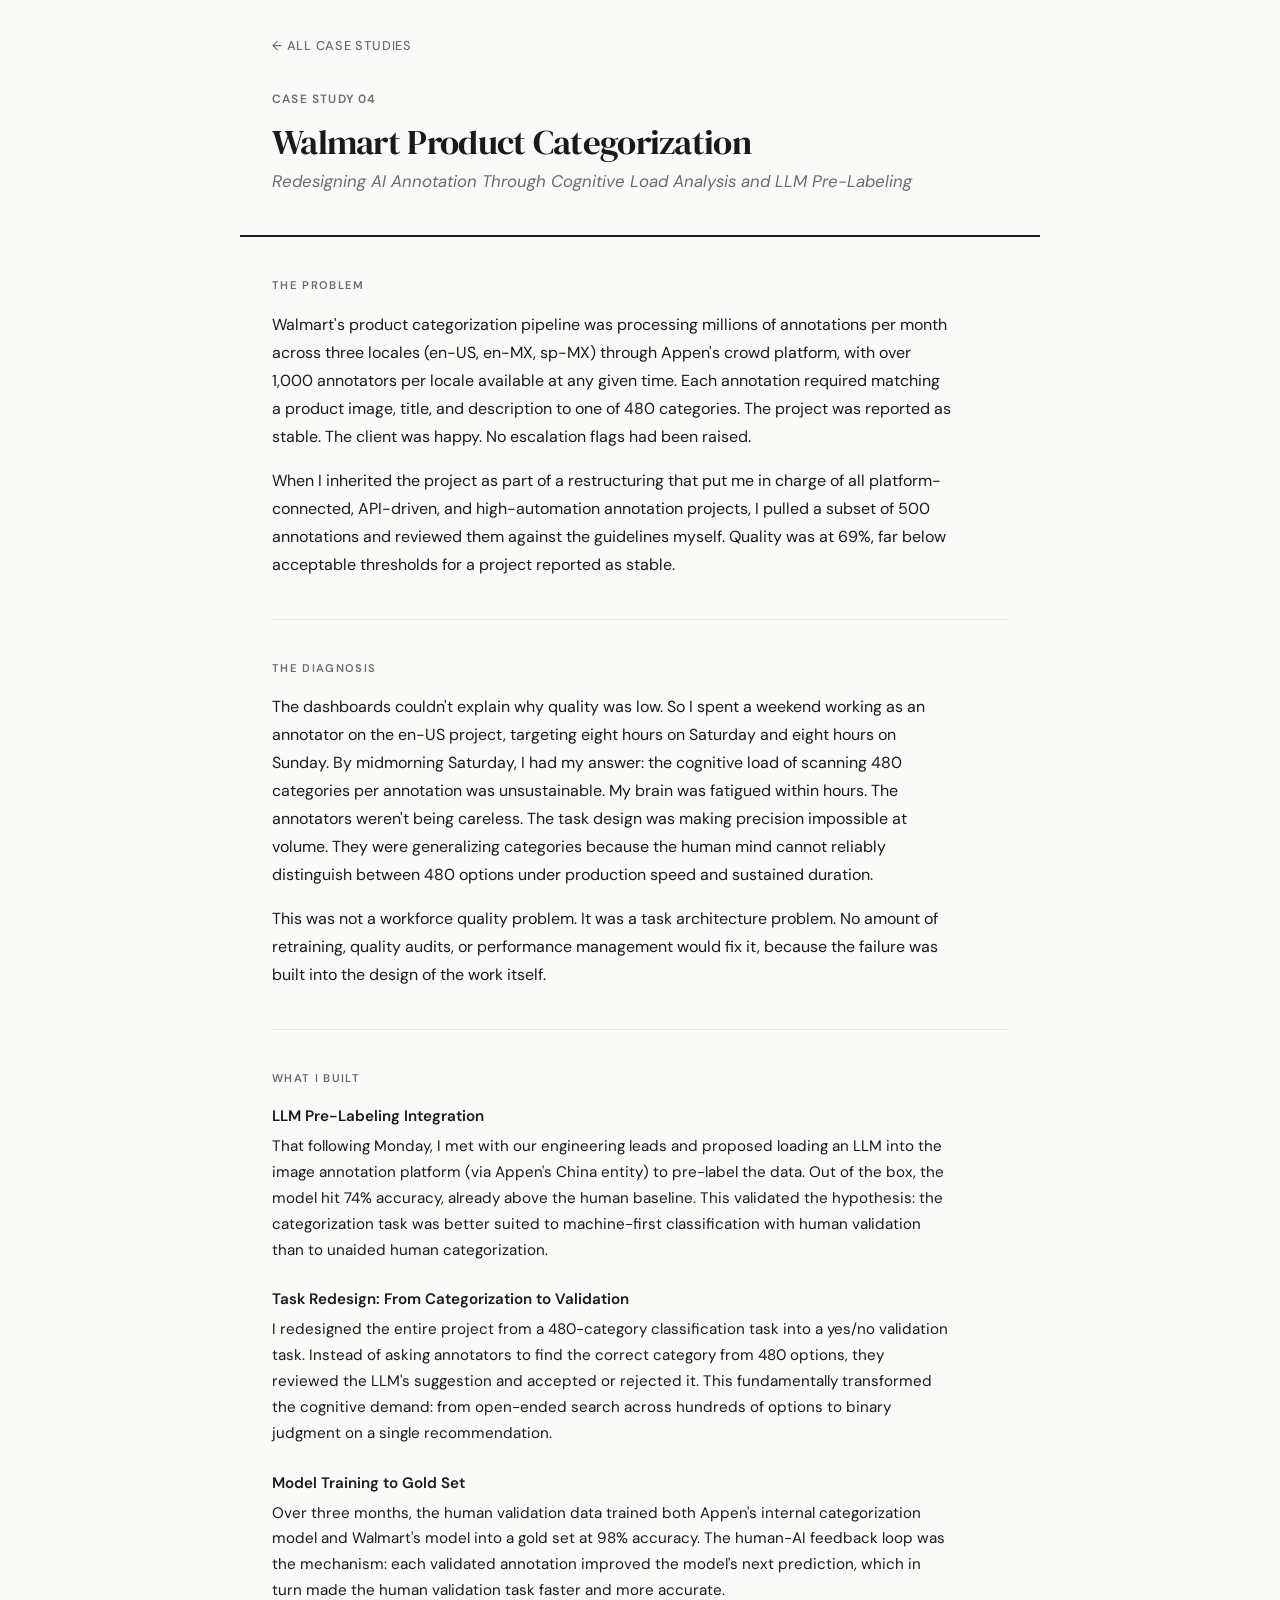
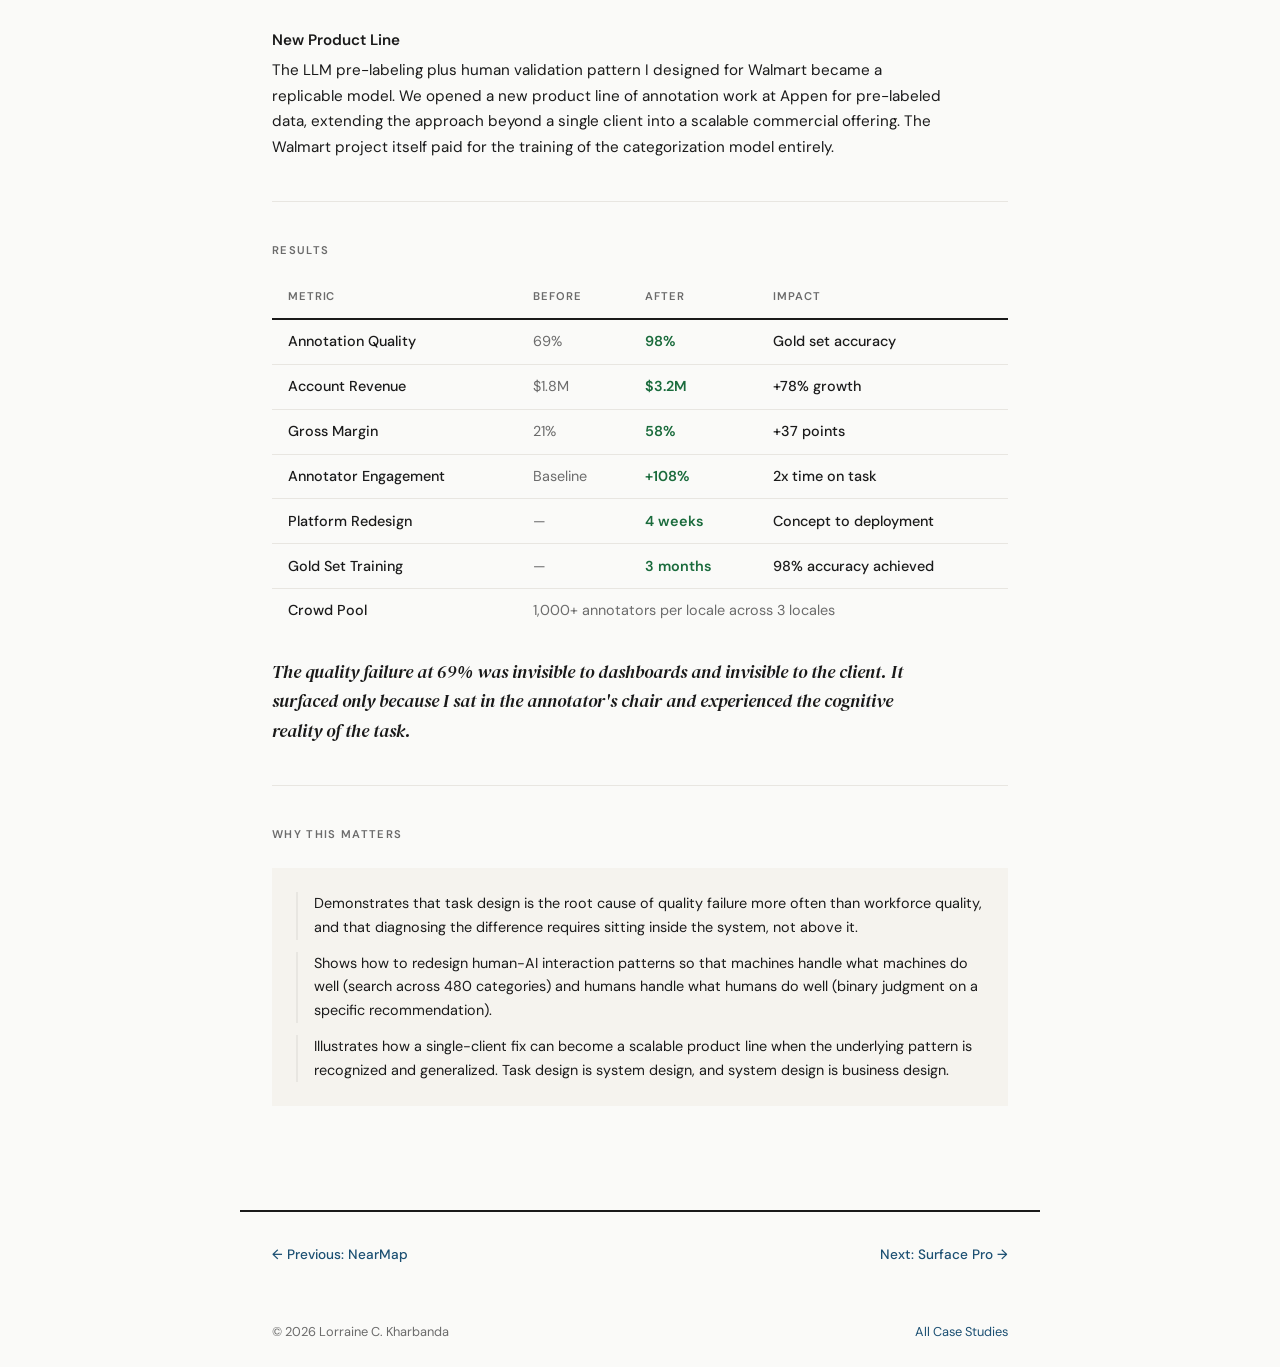
<file: walmart.html>
<!DOCTYPE html>
<html lang="en">
<head>
    <meta charset="UTF-8">
    <meta name="viewport" content="width=device-width, initial-scale=1.0">
    <title>Walmart Product Categorization | Lorraine C. Kharbanda</title>
    <meta name="description" content="Redesigning AI annotation through cognitive load analysis and LLM pre-labeling. Case study by Lorraine C. Kharbanda.">
    <link rel="preconnect" href="https://fonts.googleapis.com">
    <link rel="preconnect" href="https://fonts.gstatic.com" crossorigin>
    <link href="https://fonts.googleapis.com/css2?family=DM+Sans:ital,opsz,wght@0,9..40,300;0,9..40,400;0,9..40,500;0,9..40,600;0,9..40,700;1,9..40,400&family=DM+Serif+Display&display=swap" rel="stylesheet">
    <link rel="stylesheet" href="style.css">
</head>
<body>
    <nav class="back-nav"><a href="index.html">&larr; All Case Studies</a></nav>
    <header class="cs-header">
        <div class="cs-number">Case Study 04</div>
        <h1>Walmart Product Categorization</h1>
        <div class="cs-subtitle">Redesigning AI Annotation Through Cognitive Load Analysis and LLM Pre-Labeling</div>
    </header>
    <main class="cs-body">
        <section class="cs-section">
            <div class="cs-section-label">The Problem</div>
            <p>Walmart's product categorization pipeline was processing millions of annotations per month across three locales (en-US, en-MX, sp-MX) through Appen's crowd platform, with over 1,000 annotators per locale available at any given time. Each annotation required matching a product image, title, and description to one of 480 categories. The project was reported as stable. The client was happy. No escalation flags had been raised.</p>
            <p>When I inherited the project as part of a restructuring that put me in charge of all platform-connected, API-driven, and high-automation annotation projects, I pulled a subset of 500 annotations and reviewed them against the guidelines myself. Quality was at 69%, far below acceptable thresholds for a project reported as stable.</p>
        </section>
        <section class="cs-section">
            <div class="cs-section-label">The Diagnosis</div>
            <p>The dashboards couldn't explain why quality was low. So I spent a weekend working as an annotator on the en-US project, targeting eight hours on Saturday and eight hours on Sunday. By midmorning Saturday, I had my answer: the cognitive load of scanning 480 categories per annotation was unsustainable. My brain was fatigued within hours. The annotators weren't being careless. The task design was making precision impossible at volume. They were generalizing categories because the human mind cannot reliably distinguish between 480 options under production speed and sustained duration.</p>
            <p>This was not a workforce quality problem. It was a task architecture problem. No amount of retraining, quality audits, or performance management would fix it, because the failure was built into the design of the work itself.</p>
        </section>
        <section class="cs-section">
            <div class="cs-section-label">What I Built</div>
            <div class="built-item">
                <div class="built-item-title">LLM Pre-Labeling Integration</div>
                <p>That following Monday, I met with our engineering leads and proposed loading an LLM into the image annotation platform (via Appen's China entity) to pre-label the data. Out of the box, the model hit 74% accuracy, already above the human baseline. This validated the hypothesis: the categorization task was better suited to machine-first classification with human validation than to unaided human categorization.</p>
            </div>
            <div class="built-item">
                <div class="built-item-title">Task Redesign: From Categorization to Validation</div>
                <p>I redesigned the entire project from a 480-category classification task into a yes/no validation task. Instead of asking annotators to find the correct category from 480 options, they reviewed the LLM's suggestion and accepted or rejected it. This fundamentally transformed the cognitive demand: from open-ended search across hundreds of options to binary judgment on a single recommendation.</p>
            </div>
            <div class="built-item">
                <div class="built-item-title">Model Training to Gold Set</div>
                <p>Over three months, the human validation data trained both Appen's internal categorization model and Walmart's model into a gold set at 98% accuracy. The human-AI feedback loop was the mechanism: each validated annotation improved the model's next prediction, which in turn made the human validation task faster and more accurate.</p>
            </div>
            <div class="built-item">
                <div class="built-item-title">New Product Line</div>
                <p>The LLM pre-labeling plus human validation pattern I designed for Walmart became a replicable model. We opened a new product line of annotation work at Appen for pre-labeled data, extending the approach beyond a single client into a scalable commercial offering. The Walmart project itself paid for the training of the categorization model entirely.</p>
            </div>
        </section>
        <section class="cs-section">
            <div class="cs-section-label">Results</div>
            <table class="results-table">
                <thead>
                    <tr>
                        <th>Metric</th>
                        <th>Before</th>
                        <th>After</th>
                        <th>Impact</th>
                    </tr>
                </thead>
                <tbody>
                    <tr>
                        <td class="metric-name">Annotation Quality</td>
                        <td class="metric-before">69%</td>
                        <td class="metric-after">98%</td>
                        <td class="metric-impact">Gold set accuracy</td>
                    </tr>
                    <tr>
                        <td class="metric-name">Account Revenue</td>
                        <td class="metric-before">$1.8M</td>
                        <td class="metric-after">$3.2M</td>
                        <td class="metric-impact">+78% growth</td>
                    </tr>
                    <tr>
                        <td class="metric-name">Gross Margin</td>
                        <td class="metric-before">21%</td>
                        <td class="metric-after">58%</td>
                        <td class="metric-impact">+37 points</td>
                    </tr>
                    <tr>
                        <td class="metric-name">Annotator Engagement</td>
                        <td class="metric-before">Baseline</td>
                        <td class="metric-after">+108%</td>
                        <td class="metric-impact">2x time on task</td>
                    </tr>
                    <tr>
                        <td class="metric-name">Platform Redesign</td>
                        <td class="metric-before">&mdash;</td>
                        <td class="metric-after">4 weeks</td>
                        <td class="metric-impact">Concept to deployment</td>
                    </tr>
                    <tr>
                        <td class="metric-name">Gold Set Training</td>
                        <td class="metric-before">&mdash;</td>
                        <td class="metric-after">3 months</td>
                        <td class="metric-impact">98% accuracy achieved</td>
                    </tr>
                    <tr>
                        <td class="metric-name">Crowd Pool</td>
                        <td class="metric-before" colspan="3">1,000+ annotators per locale across 3 locales</td>
                    </tr>
                </tbody>
            </table>
            <div class="closing-statement">The quality failure at 69% was invisible to dashboards and invisible to the client. It surfaced only because I sat in the annotator's chair and experienced the cognitive reality of the task.</div>
        </section>
        <section class="cs-section">
            <div class="cs-section-label">Why This Matters</div>
            <div class="relevance-box">
                <div class="relevance-item">Demonstrates that task design is the root cause of quality failure more often than workforce quality, and that diagnosing the difference requires sitting inside the system, not above it.</div>
                <div class="relevance-item">Shows how to redesign human-AI interaction patterns so that machines handle what machines do well (search across 480 categories) and humans handle what humans do well (binary judgment on a specific recommendation).</div>
                <div class="relevance-item">Illustrates how a single-client fix can become a scalable product line when the underlying pattern is recognized and generalized. Task design is system design, and system design is business design.</div>
            </div>
        </section>
    </main>
    <nav class="cs-nav">
        <a href="nearmap.html">&larr; Previous: NearMap</a>
        <a href="surface.html">Next: Surface Pro &rarr;</a>
    </nav>
    <footer class="site-footer">
        <span>&copy; 2026 Lorraine C. Kharbanda</span>
        <a href="index.html">All Case Studies</a>
    </footer>
</body>
</html>
</file>
<file: style.css>
*, *::before, *::after { margin: 0; padding: 0; box-sizing: border-box; }

:root {
    --ink: #1a1a1a;
    --paper: #fafaf8;
    --mid: #6b6b6b;
    --light: #e8e6e1;
    --accent: #1B4F72;
    --accent-light: #2471a3;
    --warm: #f5f3ee;
    --positive: #1a6b3c;
    --positive-bg: #edf7f0;
}

body {
    font-family: 'DM Sans', sans-serif;
    background: var(--paper);
    color: var(--ink);
    line-height: 1.6;
    -webkit-font-smoothing: antialiased;
}

/* NAV */
.back-nav {
    max-width: 800px;
    margin: 0 auto;
    padding: 2rem 2rem 0;
}

.back-nav a {
    font-size: 0.8rem;
    font-weight: 500;
    letter-spacing: 0.06em;
    text-transform: uppercase;
    color: var(--mid);
    text-decoration: none;
    transition: color 0.2s;
}

.back-nav a:hover { color: var(--accent); }

/* HEADER */
.cs-header {
    max-width: 800px;
    margin: 0 auto;
    padding: 2rem 2rem 2.5rem;
    border-bottom: 2px solid var(--ink);
}

.cs-number {
    font-size: 0.75rem;
    font-weight: 600;
    letter-spacing: 0.1em;
    text-transform: uppercase;
    color: var(--mid);
    margin-bottom: 0.75rem;
}

.cs-header h1 {
    font-family: 'DM Serif Display', serif;
    font-size: 2.2rem;
    font-weight: 400;
    letter-spacing: -0.02em;
    line-height: 1.2;
    margin-bottom: 0.4rem;
}

.cs-header .cs-subtitle {
    font-size: 1.05rem;
    color: var(--mid);
    font-style: italic;
    line-height: 1.5;
}

/* BODY */
.cs-body {
    max-width: 800px;
    margin: 0 auto;
    padding: 0 2rem 4rem;
}

.cs-section {
    padding: 2.5rem 0;
    border-bottom: 1px solid var(--light);
}

.cs-section:last-child { border-bottom: none; }

.cs-section-label {
    font-size: 0.7rem;
    font-weight: 600;
    letter-spacing: 0.12em;
    text-transform: uppercase;
    color: var(--mid);
    margin-bottom: 1rem;
}

.cs-section p {
    font-size: 1rem;
    line-height: 1.75;
    margin-bottom: 1rem;
    max-width: 680px;
}

.cs-section p:last-child { margin-bottom: 0; }

/* WHAT I BUILT ITEMS */
.built-item {
    margin-bottom: 1.5rem;
}

.built-item:last-child { margin-bottom: 0; }

.built-item-title {
    font-weight: 600;
    font-size: 0.95rem;
    color: var(--ink);
    margin-bottom: 0.35rem;
}

.built-item p {
    font-size: 0.95rem;
    line-height: 1.7;
    color: var(--ink);
    max-width: 680px;
}
.built-item ul {
    list-style: none;
    margin: 0.75rem 0 1rem 0;
    max-width: 680px;
}

.built-item li {
    font-size: 0.95rem;
    line-height: 1.7;
    color: var(--ink);
    padding: 0.25rem 0 0.25rem 1.25rem;
    position: relative;
}

.built-item li::before {
    content: '';
    position: absolute;
    left: 0;
    top: 0.75rem;
    width: 6px;
    height: 6px;
    border-radius: 50%;
    background: var(--accent);
}

/* RESULTS TABLE */
.results-table {
    width: 100%;
    border-collapse: collapse;
    margin-top: 0.5rem;
    margin-bottom: 1.5rem;
}

.results-table th {
    text-align: left;
    font-size: 0.7rem;
    font-weight: 600;
    letter-spacing: 0.08em;
    text-transform: uppercase;
    color: var(--mid);
    padding: 0.75rem 1rem;
    border-bottom: 2px solid var(--ink);
}

.results-table td {
    font-size: 0.9rem;
    padding: 0.65rem 1rem;
    border-bottom: 1px solid var(--light);
    vertical-align: top;
}

.results-table tr:last-child td { border-bottom: none; }

.results-table .metric-name { color: var(--ink); font-weight: 500; }
.results-table .metric-value { color: var(--accent); font-weight: 600; }
.results-table .metric-before { color: var(--mid); }
.results-table .metric-after { color: var(--positive); font-weight: 600; }
.results-table .metric-impact { color: var(--ink); font-weight: 500; }

/* QUALITATIVE */
.qualitative {
    background: var(--warm);
    border-left: 3px solid var(--accent);
    padding: 1.25rem 1.5rem;
    margin-top: 1.5rem;
}

.qualitative p {
    font-size: 0.95rem;
    line-height: 1.7;
    color: var(--ink);
}

/* RELEVANCE BOX */
.relevance-box {
    background: var(--warm);
    padding: 1.5rem;
    margin-top: 1.5rem;
}

.relevance-box-title {
    font-size: 0.7rem;
    font-weight: 600;
    letter-spacing: 0.1em;
    text-transform: uppercase;
    color: var(--mid);
    margin-bottom: 0.75rem;
}

.relevance-item {
    font-size: 0.9rem;
    line-height: 1.65;
    color: var(--ink);
    margin-bottom: 0.75rem;
    padding-left: 1rem;
    border-left: 2px solid var(--light);
}

.relevance-item:last-child { margin-bottom: 0; }

/* CLOSING STATEMENT */
.closing-statement {
    font-family: 'DM Serif Display', serif;
    font-size: 1.15rem;
    line-height: 1.6;
    color: var(--ink);
    max-width: 640px;
    font-style: italic;
    margin-top: 1rem;
}

/* NAV FOOTER */
.cs-nav {
    max-width: 800px;
    margin: 0 auto;
    padding: 2rem;
    border-top: 2px solid var(--ink);
    display: flex;
    justify-content: space-between;
    align-items: center;
    font-size: 0.85rem;
}

.cs-nav a {
    color: var(--accent);
    text-decoration: none;
    font-weight: 500;
}

.cs-nav a:hover { text-decoration: underline; }

.cs-nav .nav-disabled {
    color: var(--light);
}

/* FOOTER */
.site-footer {
    max-width: 800px;
    margin: 0 auto;
    padding: 1.5rem 2rem;
    font-size: 0.8rem;
    color: var(--mid);
    display: flex;
    justify-content: space-between;
}

.site-footer a {
    color: var(--accent);
    text-decoration: none;
}

@media (max-width: 640px) {
    .back-nav { padding: 1.5rem 1.25rem 0; }
    .cs-header { padding: 1.5rem 1.25rem 2rem; }
    .cs-header h1 { font-size: 1.6rem; }
    .cs-body { padding: 0 1.25rem 3rem; }
    .cs-nav { padding: 1.5rem 1.25rem; }
    .site-footer { padding: 1.5rem 1.25rem; flex-direction: column; gap: 0.5rem; }
    .results-table { font-size: 0.8rem; }
    .results-table th, .results-table td { padding: 0.5rem 0.6rem; }
}
</file>
